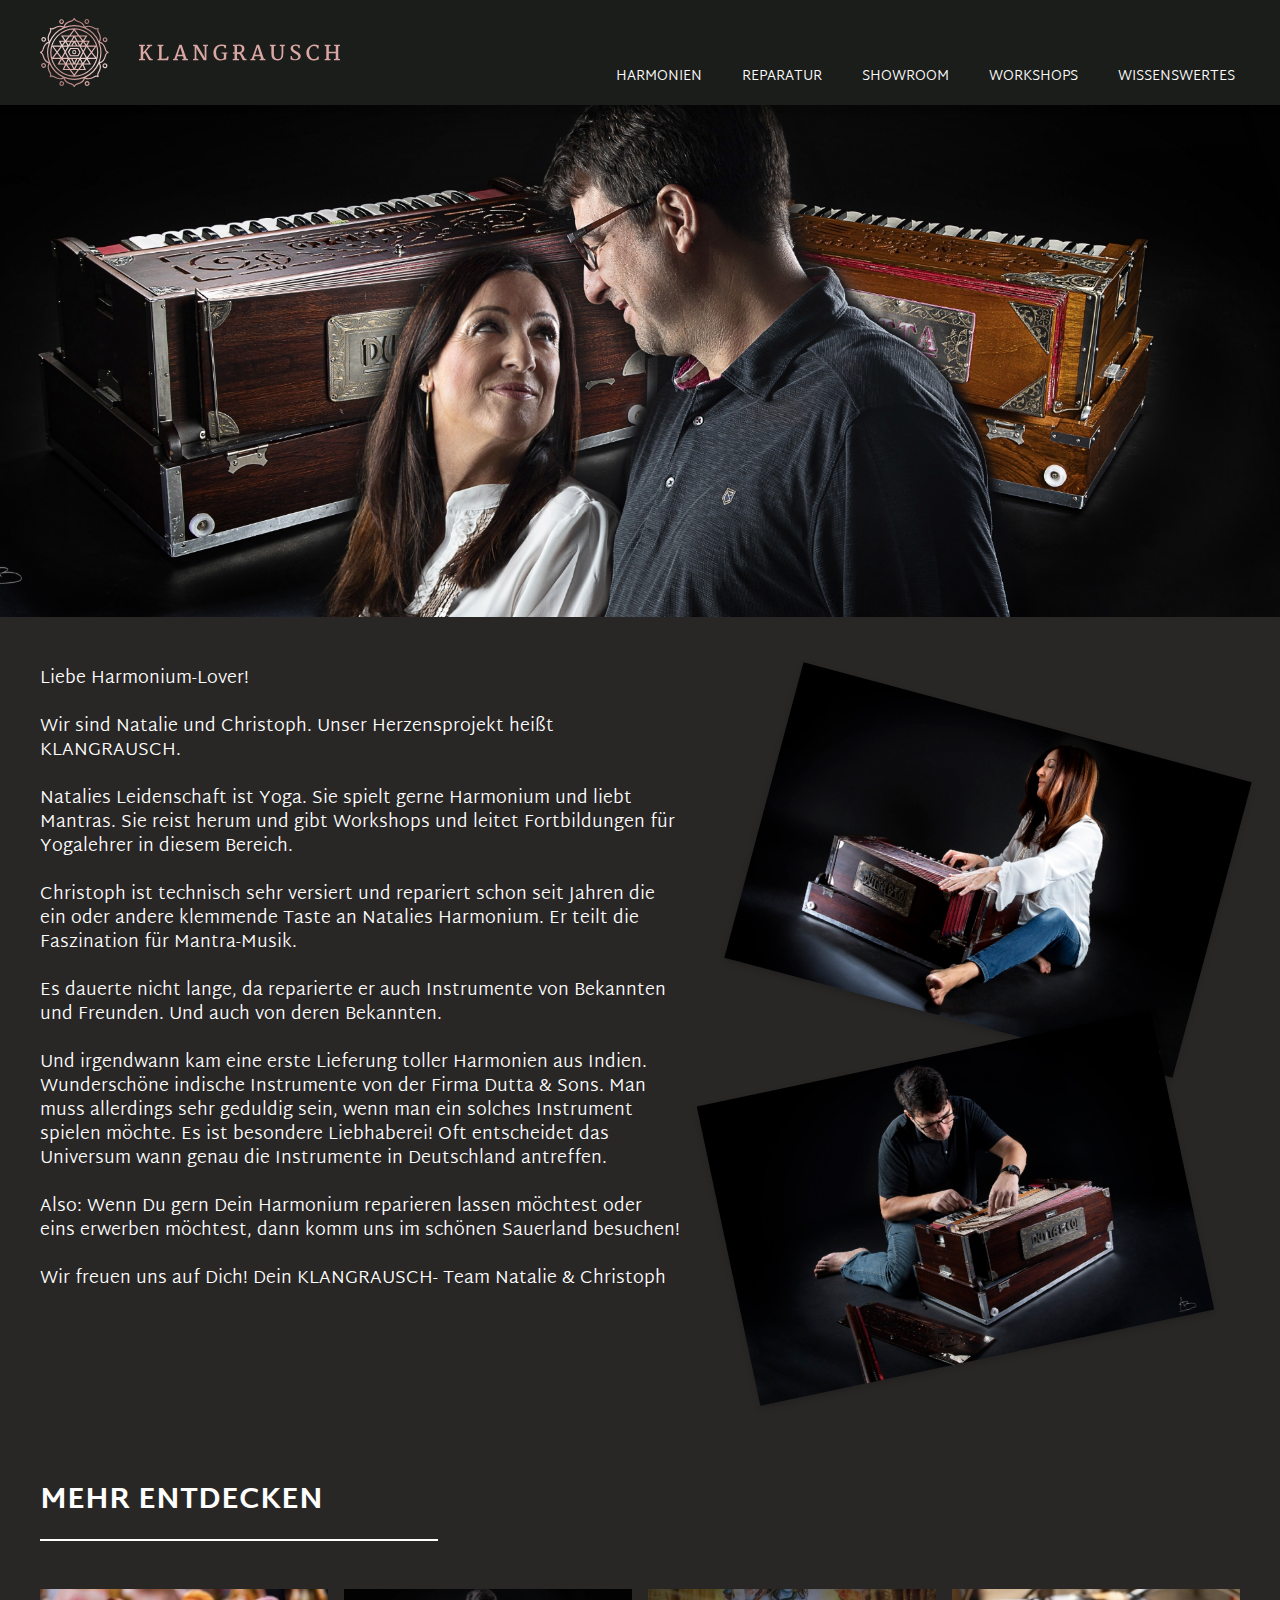
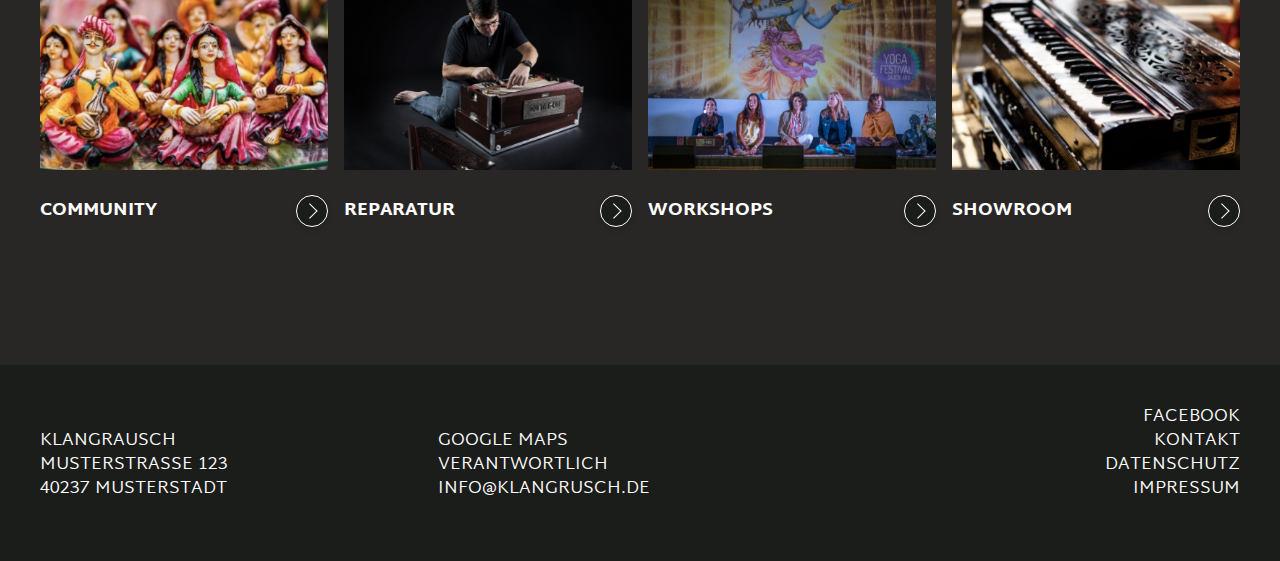
<file: index.html>
<!DOCTYPE html>
<html lang="en">

<head>
  <meta charset="UTF-8" />
  <meta http-equiv="X-UA-Compatible" content="IE=edge" />
  <meta name="viewport" content="width=device-width, initial-scale=1.0" />
  <link rel="preconnect" href="https://fonts.googleapis.com">
  <link rel="preconnect" href="https://fonts.gstatic.com" crossorigin>
  <link href="https://fonts.googleapis.com/css2?family=Martel+Sans:wght@200;300;400;600;700;800;900&display=swap"
    rel="stylesheet">
  <link rel="stylesheet" href="css/main.css" />
  <title>Startseite</title>
</head>

<body>
  <!-- header start
    =========================================== -->
  <header class="header" id="header">
    <div class="auto__container">
      <div class="header__inner">
        <a href="index.html" class="header__inner-logo">
          <img src="./images/logo.svg" alt="" />
        </a>
        <nav class="nav" id="menu">
          <ul class="nav__inner">
            <li>
              <a href="harmony.html">
                Harmonien
              </a>
            </li>
            <li>
              <a href="repair.html">
                Reparatur
              </a>
            </li>
            <li>
              <a href="showroom.html">
                Showroom
              </a>
            </li>
            <li>
              <a href="workshops.html">
                Workshops
              </a>
            </li>
            <li>
              <a href="#">
                Wissenswertes
              </a>
            </li>
          </ul>
        </nav>
        <div class="burger" id="menuBtn">
          <span></span>
        </div>
      </div>
    </div>
  </header>
  <!-- header end
    =========================================== -->
  <main class="main">
    <!-- hero start
    =========================================== -->
    <section class="hero">
      <div class="hero__bg">
        <img src="./images/hero.jpg" alt="">
      </div>
      <div class="auto__container">
        <div class="hero__inner">
          <div class="circle" style="display: none">
            <h3>
              Neues Bild <br>
              Ohne Personen
            </h3>
          </div>
        </div>
      </div>
    </section>
    <!-- hero end
    =========================================== -->
    <!-- article start
    =========================================== -->
    <section class="article">
      <div class="auto__container">
        <div class="article__inner">
          <div class="article__inner-content">
            <p>
              Liebe Harmonium-Lover!
              <br> <br>
              Wir sind Natalie und Christoph.
              Unser Herzensprojekt heißt KLANGRAUSCH.
              <br> <br>
              Natalies Leidenschaft ist Yoga. Sie spielt gerne Harmonium und liebt Mantras. Sie reist herum und gibt
              Workshops und leitet Fortbildungen für Yogalehrer in diesem Bereich.
              <br> <br>
              Christoph ist technisch sehr versiert und repariert schon seit Jahren die ein oder andere klemmende Taste
              an Natalies Harmonium. Er teilt die Faszination für Mantra-Musik.
              <br> <br>
              Es dauerte nicht lange, da reparierte er auch Instrumente von Bekannten und Freunden. Und auch von deren
              Bekannten.
              <br> <br>
              Und irgendwann kam eine erste Lieferung toller Harmonien aus Indien. Wunderschöne indische Instrumente von
              der Firma Dutta & Sons. Man muss allerdings sehr geduldig sein, wenn man ein solches Instrument spielen
              möchte. Es ist besondere Liebhaberei! Oft entscheidet das Universum wann genau die Instrumente in
              Deutschland antreffen.
              <br> <br>
              Also: Wenn Du gern Dein Harmonium reparieren lassen möchtest oder eins erwerben möchtest, dann komm uns im
              schönen Sauerland besuchen!
              <br> <br>
              Wir freuen uns auf Dich!
              Dein KLANGRAUSCH- Team
              Natalie & Christoph
            </p>
          </div>
          <div class="article__inner-col">
            <div class="article__inner-image">
              <img src="./images/article/1.jpg" alt="">
            </div>
            <div class="article__inner-image">
              <img src="./images/article/2.jpg" alt="">
            </div>
          </div>
        </div>
      </div>
    </section>
    <!-- article end
    =========================================== -->
    <!-- discover start
    =========================================== -->
    <section class="discover">
      <div class="auto__container">
        <div class="discover__inner">
          <h2 class="title big">
            MEHR ENTDECKEN
          </h2>
          <div class="discover__inner-row">
            <a href="#" class="discoverItem">
              <div class="discoverItem__image">
                <img src="./images/discover/1.jpg" alt="">
              </div>
              <div class="discoverItem__bottom">
                <h6>
                  COMMUNITY
                </h6>
                <span>
                </span>
              </div>
            </a>
            <a href="#" class="discoverItem">
              <div class="discoverItem__image">
                <img src="./images/discover/2.jpg" alt="">
              </div>
              <div class="discoverItem__bottom">
                <h6>
                  Reparatur
                </h6>
                <span>
                </span>
              </div>
            </a>
            <a href="#" class="discoverItem">
              <div class="discoverItem__image">
                <img src="./images/discover/3.jpg" alt="">
              </div>
              <div class="discoverItem__bottom">
                <h6>
                  Workshops
                </h6>
                <span>
                </span>
              </div>
            </a>
            <a href="#" class="discoverItem">
              <div class="discoverItem__image">
                <img src="./images/discover/4.jpg" alt="">
              </div>
              <div class="discoverItem__bottom">
                <h6>
                  Showroom
                </h6>
                <span>
                </span>
              </div>
            </a>
          </div>
        </div>
      </div>
    </section>
    <!-- discover end
    =========================================== -->
    <!-- footer start
    =========================================== -->
    <footer class="footer">
      <div class="auto__container">
        <div class="footer__inner">
          <div class="footer__inner-row">
            <p class="sm">
              Klangrausch <br>
              Musterstraße 123 <br>
              40237 Musterstadt
            </p>
            <div class="footer__inner-col">
              <a href="#">
                Google maps
              </a>
              <a href="#">
                Verantwortlich
              </a>
              <a href="mailto:info@klangrusch.de">
                info@klangrusch.de
              </a>
            </div>
          </div>
          <div class="footer__inner-links">
            <a href="#">
              Facebook
            </a>
            <a href="#">
              Kontakt
            </a>
            <a href="#">
              Datenschutz
            </a>
            <a href="#">
              Impressum
            </a>
          </div>
        </div>
      </div>
    </footer>
    <!-- footer end
    =========================================== -->
  </main>
  <!-- js
    =========================================== -->
  <script src="./js/main.js"></script>

</body>

</html>
</file>
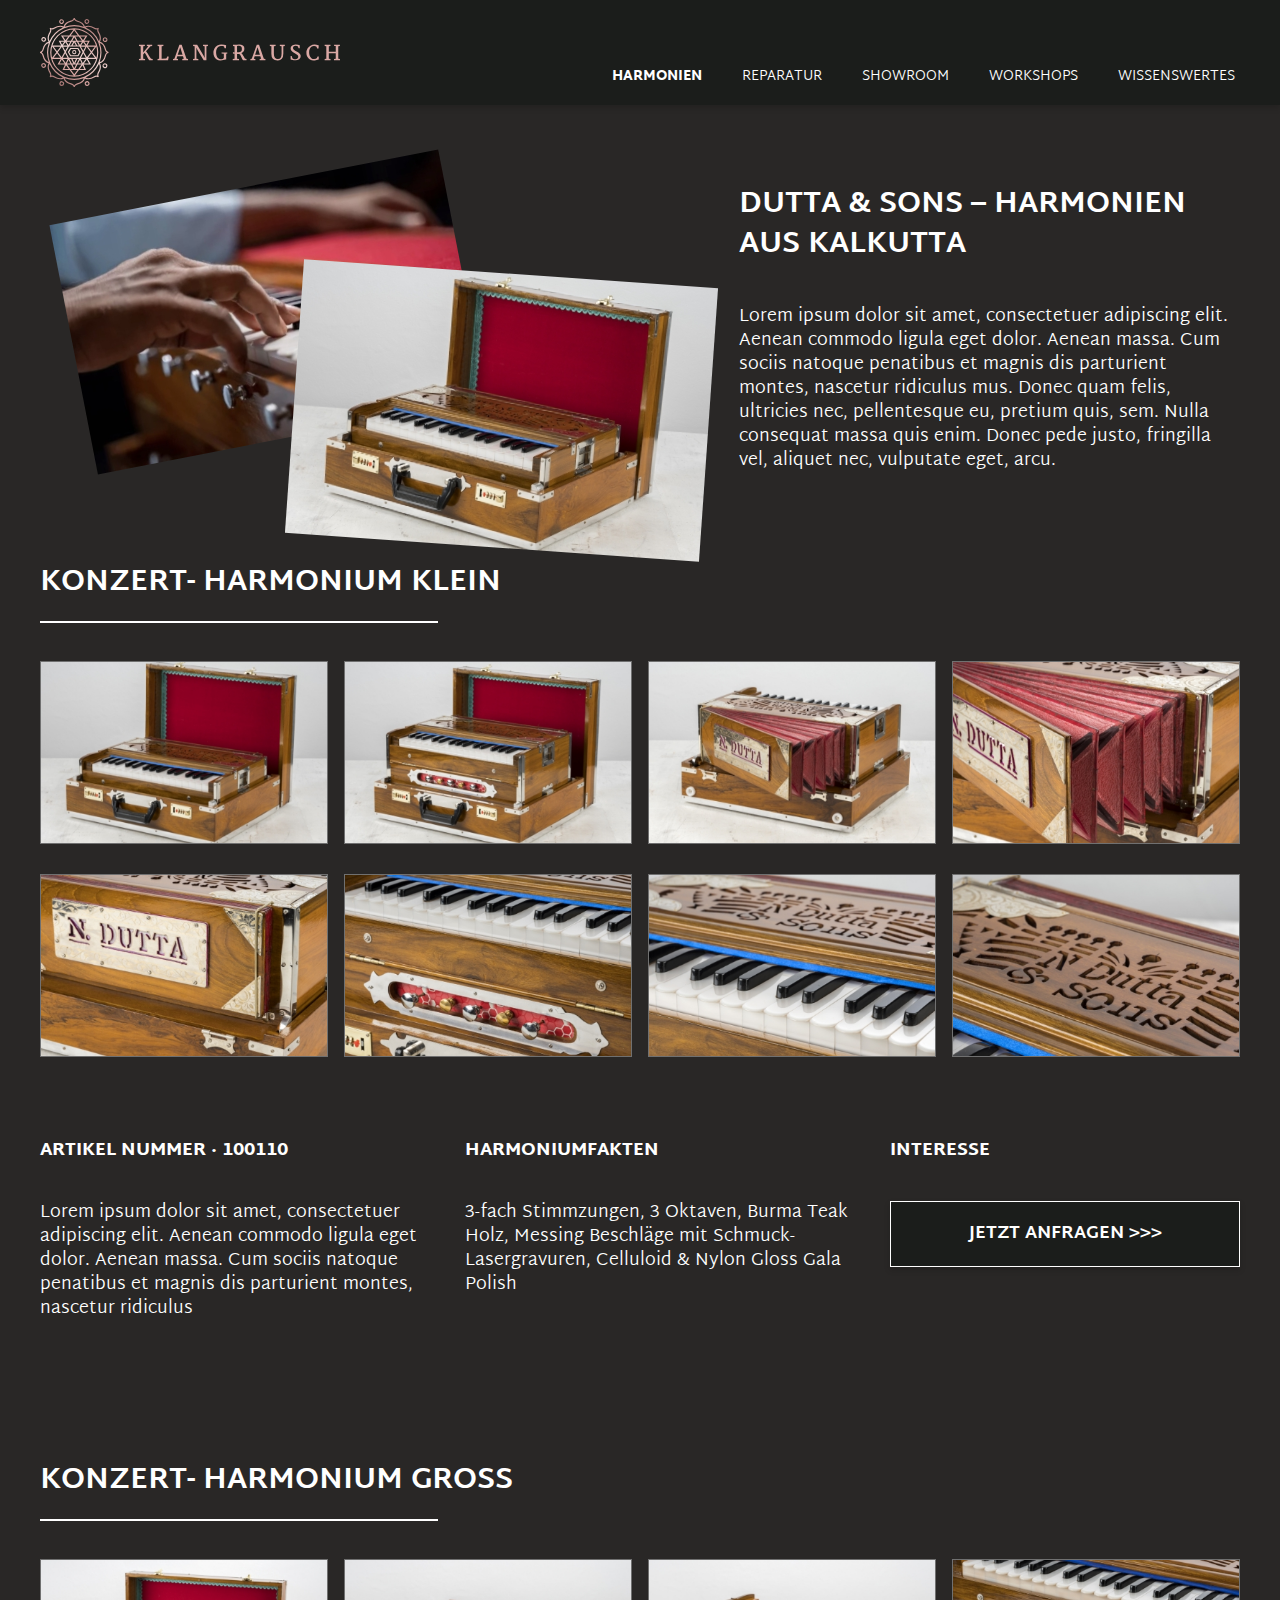
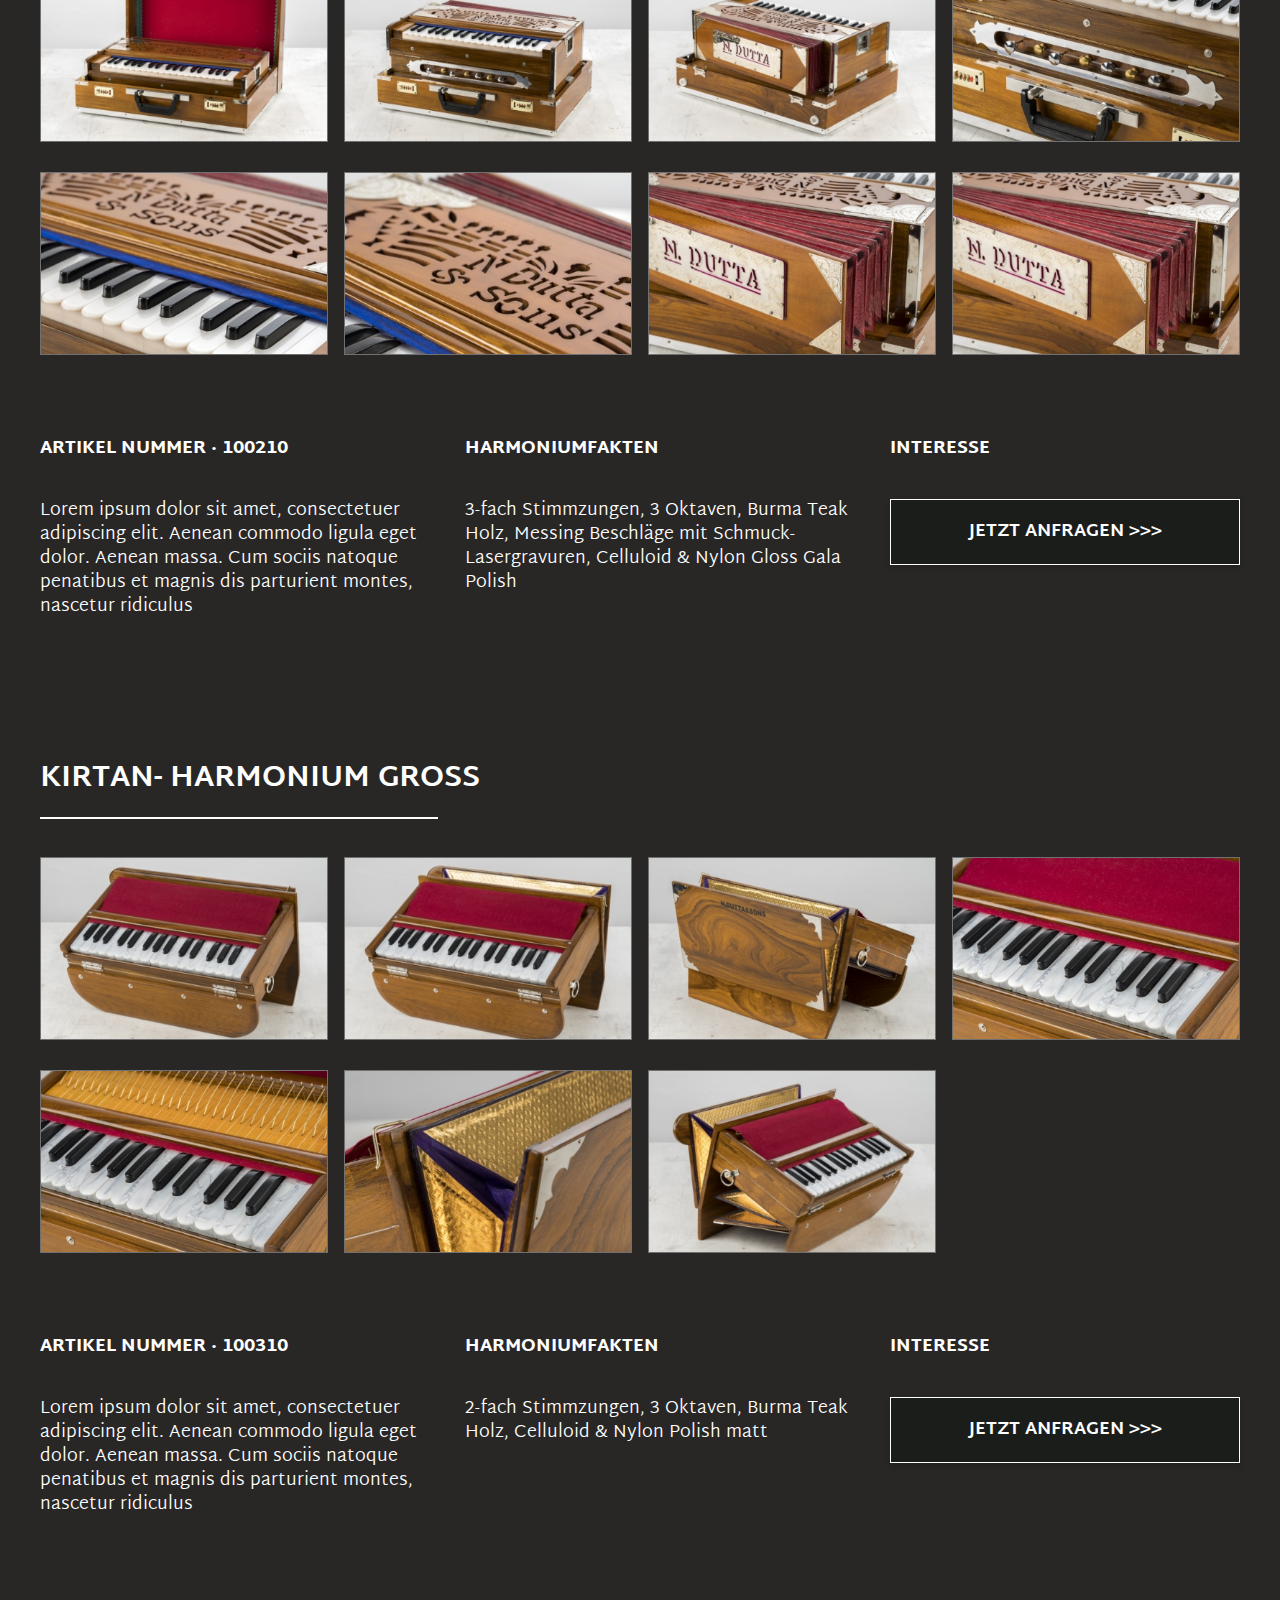
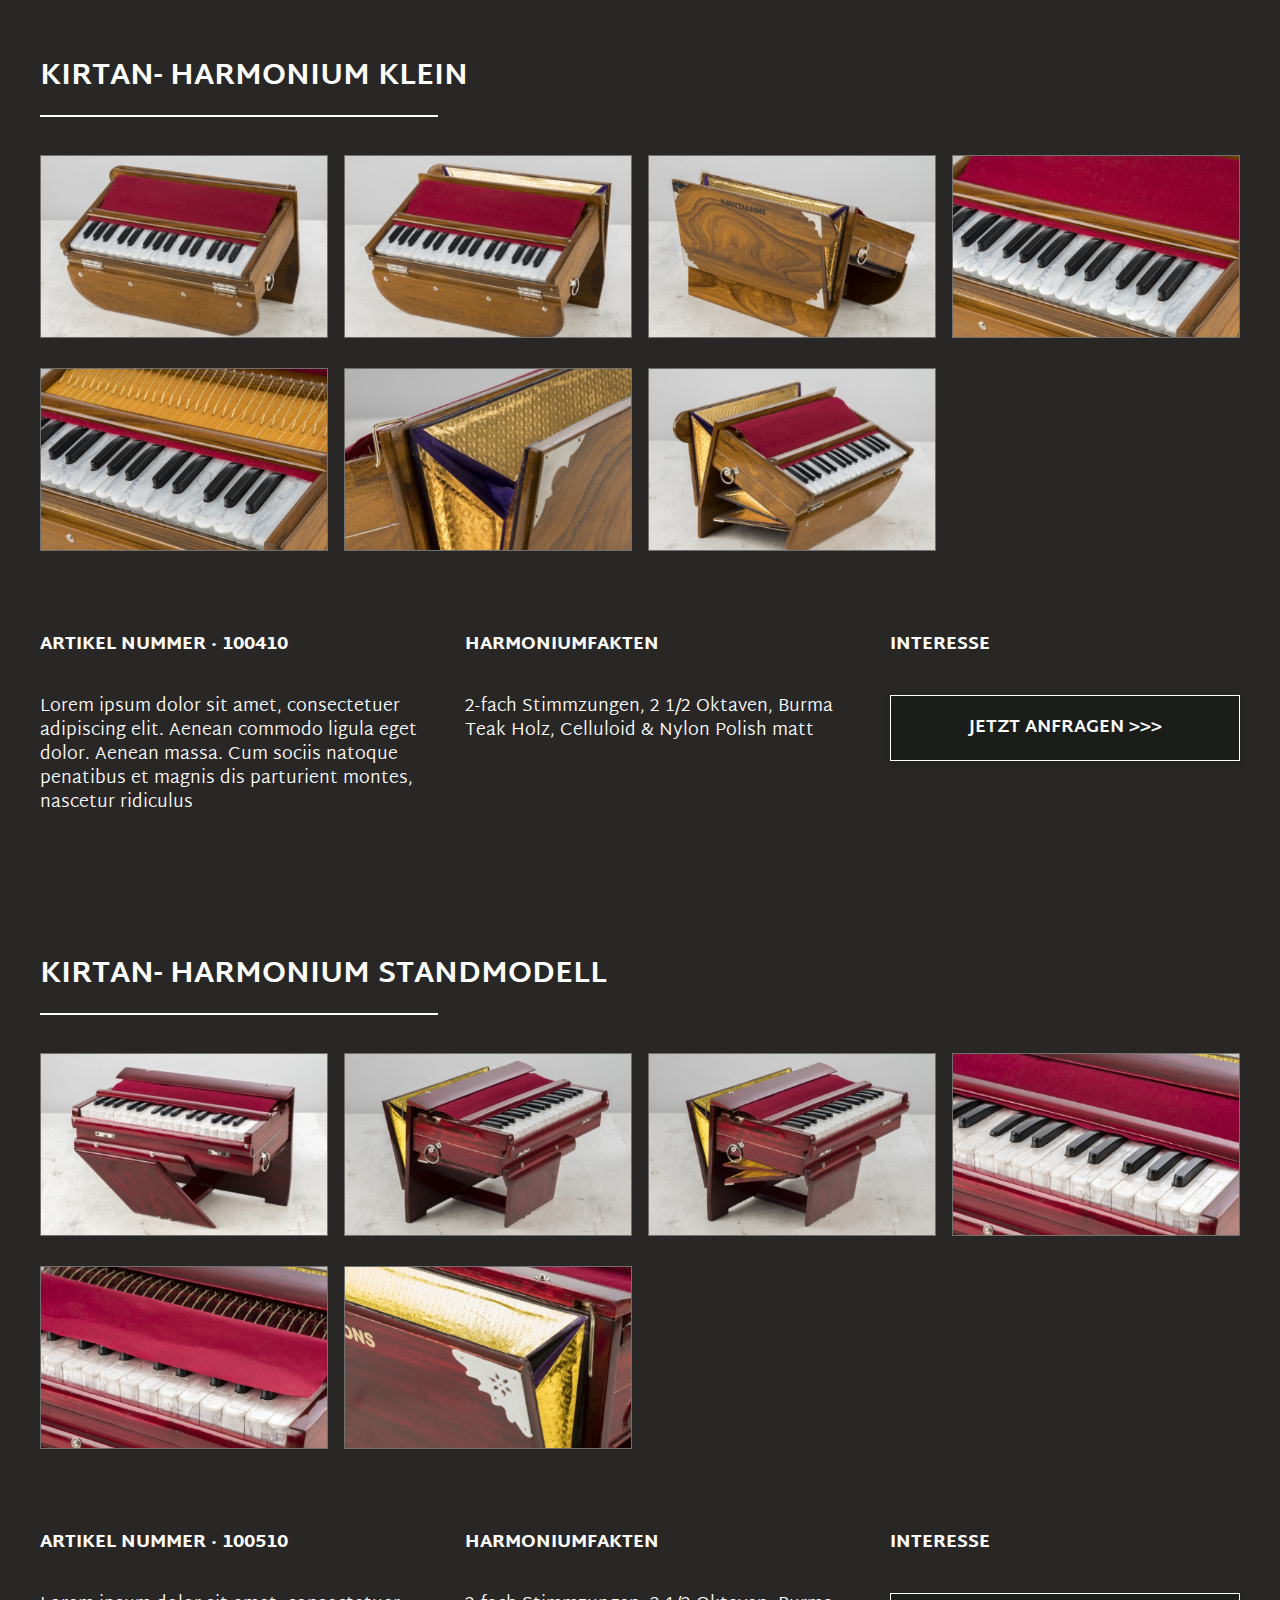
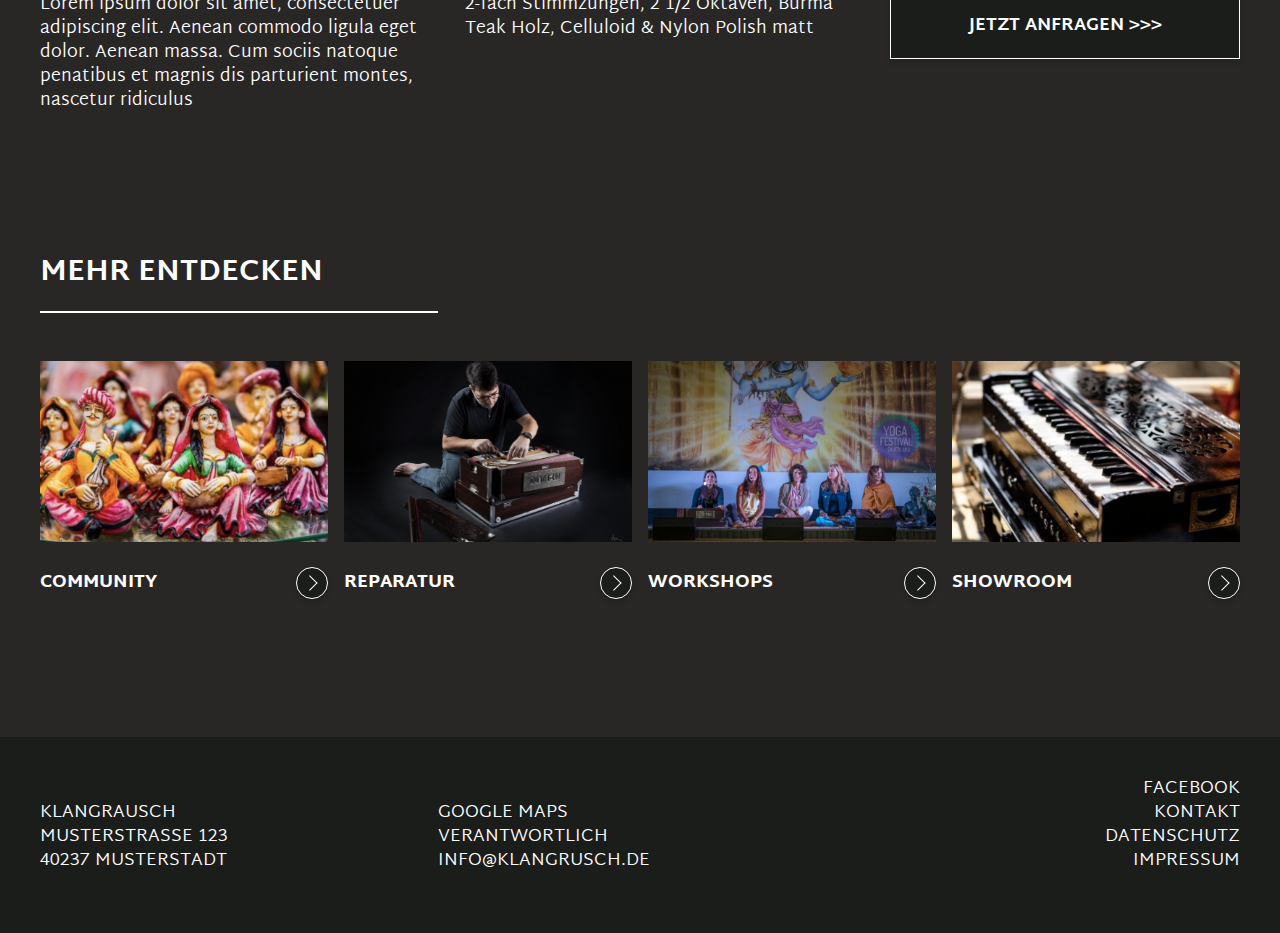
<file: harmony.html>
<!DOCTYPE html>
<html lang="en">

<head>
    <meta charset="UTF-8" />
    <meta http-equiv="X-UA-Compatible" content="IE=edge" />
    <meta name="viewport" content="width=device-width, initial-scale=1.0" />
    <link rel="preconnect" href="https://fonts.googleapis.com">
    <link rel="preconnect" href="https://fonts.gstatic.com" crossorigin>
    <link href="https://fonts.googleapis.com/css2?family=Martel+Sans:wght@200;300;400;600;700;800;900&display=swap"
        rel="stylesheet">
    <link rel="stylesheet" href="css/main.css" />
    <title>Harmonien</title>
</head>

<body>
    <!-- header start
    =========================================== -->
    <header class="header" id="header">
        <div class="auto__container">
            <div class="header__inner">
                <a href="index.html" class="header__inner-logo">
                    <img src="./images/logo.svg" alt="" />
                </a>
                <nav class="nav" id="menu">
                    <ul class="nav__inner">
                        <li>
                            <a href="#" class="active">
                                Harmonien
                            </a>
                        </li>
                        <li>
                            <a href="repair.html">
                                Reparatur
                            </a>
                        </li>
                        <li>
                            <a href="showroom.html">
                                Showroom
                            </a>
                        </li>
                        <li>
                            <a href="workshops.html">
                                Workshops
                            </a>
                        </li>
                        <li>
                            <a href="#">
                                Wissenswertes
                            </a>
                        </li>
                    </ul>
                </nav>
                <div class="burger" id="menuBtn">
                    <span></span>
                </div>
            </div>
        </div>
    </header>
    <!-- header end
    =========================================== -->
    <main class="main">
        <!-- intro start
    =========================================== -->
        <section class="intro">
            <div class="auto__container">
                <div class="intro__inner">
                    <div class="intro__inner-col">
                        <div class="intro__inner-image-wrapper">
                            <div class="intro__inner-image">
                                <img src="./images/intro/harmony/1.jpg" alt="">
                            </div>
                        </div>
                        <div class="intro__inner-image-wrapper sm last">
                            <div class="intro__inner-image sm">
                                <img src="./images/intro/harmony/2.jpg" alt="">
                            </div>
                        </div>
                    </div>
                    <div class="intro__inner-content">
                        <h1>
                            Dutta & Sons – Harmonien <br> aus Kalkutta
                        </h1>
                        <p>
                            Lorem ipsum dolor sit amet, consectetuer adipiscing elit. Aenean commodo ligula eget dolor.
                            Aenean massa. Cum sociis natoque penatibus et magnis dis parturient montes, nascetur
                            ridiculus mus. Donec quam felis, ultricies nec, pellentesque eu, pretium quis, sem. Nulla
                            consequat massa quis enim. Donec pede justo, fringilla vel, aliquet nec, vulputate eget,
                            arcu.
                        </p>
                    </div>
                </div>
            </div>
        </section>
        <!-- intro end
    =========================================== -->
        <!-- info start
    =========================================== -->
        <section class="info">
            <div class="auto__container">
                <div class="info__inner">
                    <h2 class="title">
                        Konzert- Harmonium klein
                    </h2>
                    <div class="info__inner-row">
                        <a href="#" class="infoItem">
                            <div class="infoItem__image">
                                <img src="./images/info/Konzert-Harmonium-klein/1.jpg" alt="">
                            </div>
                        </a>
                        <a href="#" class="infoItem">
                            <div class="infoItem__image">
                                <img src="./images/info/Konzert-Harmonium-klein/2.jpg" alt="">
                            </div>
                        </a>
                        <a href="#" class="infoItem">
                            <div class="infoItem__image">
                                <img src="./images/info/Konzert-Harmonium-klein/3.jpg" alt="">
                            </div>
                        </a>
                        <a href="#" class="infoItem">
                            <div class="infoItem__image">
                                <img src="./images/info/Konzert-Harmonium-klein/4.jpg" alt="">
                            </div>
                        </a>
                        <a href="#" class="infoItem">
                            <div class="infoItem__image">
                                <img src="./images/info/Konzert-Harmonium-klein/5.jpg" alt="">
                            </div>
                        </a>
                        <a href="#" class="infoItem">
                            <div class="infoItem__image">
                                <img src="./images/info/Konzert-Harmonium-klein/6.jpg" alt="">
                            </div>
                        </a>
                        <a href="#" class="infoItem">
                            <div class="infoItem__image">
                                <img src="./images/info/Konzert-Harmonium-klein/7.jpg" alt="">
                            </div>
                        </a>
                        <a href="#" class="infoItem">
                            <div class="infoItem__image">
                                <img src="./images/info/Konzert-Harmonium-klein/8.jpg" alt="">
                            </div>
                        </a>
                    </div>
                    <div class="info__inner-content">
                        <div class="info__inner-col">
                            <h6>
                                Artikel Nummer · 100110
                            </h6>
                            <p>
                                Lorem ipsum dolor sit amet, consectetuer adipiscing elit. Aenean commodo ligula eget
                                dolor. Aenean massa. Cum sociis natoque penatibus et magnis dis parturient montes,
                                nascetur ridiculus
                            </p>
                        </div>
                        <div class="info__inner-col">
                            <h6>
                                HARMONIUMFAKTEN
                            </h6>
                            <p>
                                3-fach Stimmzungen, 3 Oktaven, Burma Teak Holz, Messing Beschläge mit
                                Schmuck-Lasergravuren, Celluloid & Nylon Gloss Gala Polish
                            </p>
                        </div>
                        <div class="info__inner-col">
                            <h6>
                                Interesse
                            </h6>
                            <a href="#" class="button">
                                Jetzt Anfragen >>>
                            </a>
                        </div>
                    </div>
                </div>
            </div>
        </section>
        <!-- info end
    =========================================== -->
        <!-- info start
    =========================================== -->
        <section class="info">
            <div class="auto__container">
                <div class="info__inner">
                    <h2 class="title">
                        Konzert- Harmonium gross
                    </h2>
                    <div class="info__inner-row">
                        <a href="#" class="infoItem">
                            <div class="infoItem__image">
                                <img src="./images/info/Konzert-Harmonium-gross/1.jpg" alt="">
                            </div>
                        </a>
                        <a href="#" class="infoItem">
                            <div class="infoItem__image">
                                <img src="./images/info/Konzert-Harmonium-gross/2.jpg" alt="">
                            </div>
                        </a>
                        <a href="#" class="infoItem">
                            <div class="infoItem__image">
                                <img src="./images/info/Konzert-Harmonium-gross/3.jpg" alt="">
                            </div>
                        </a>
                        <a href="#" class="infoItem">
                            <div class="infoItem__image">
                                <img src="./images/info/Konzert-Harmonium-gross/4.jpg" alt="">
                            </div>
                        </a>
                        <a href="#" class="infoItem">
                            <div class="infoItem__image">
                                <img src="./images/info/Konzert-Harmonium-gross/5.jpg" alt="">
                            </div>
                        </a>
                        <a href="#" class="infoItem">
                            <div class="infoItem__image">
                                <img src="./images/info/Konzert-Harmonium-gross/6.jpg" alt="">
                            </div>
                        </a>
                        <a href="#" class="infoItem">
                            <div class="infoItem__image">
                                <img src="./images/info/Konzert-Harmonium-gross/7.jpg" alt="">
                            </div>
                        </a>
                        <a href="#" class="infoItem">
                            <div class="infoItem__image">
                                <img src="./images/info/Konzert-Harmonium-gross/7.jpg" alt="">
                            </div>
                        </a>
                    </div>
                    <div class="info__inner-content">
                        <div class="info__inner-col">
                            <h6>
                                Artikel Nummer · 100210
                            </h6>
                            <p>
                                Lorem ipsum dolor sit amet, consectetuer adipiscing elit. Aenean commodo ligula eget
                                dolor. Aenean massa. Cum sociis natoque penatibus et magnis dis parturient montes,
                                nascetur ridiculus
                            </p>
                        </div>
                        <div class="info__inner-col">
                            <h6>
                                HARMONIUMFAKTEN
                            </h6>
                            <p>
                                3-fach Stimmzungen, 3 Oktaven, Burma Teak Holz, Messing Beschläge mit
                                Schmuck-Lasergravuren, Celluloid & Nylon Gloss Gala Polish
                            </p>
                        </div>
                        <div class="info__inner-col">
                            <h6>
                                Interesse
                            </h6>
                            <a href="#" class="button">
                                Jetzt Anfragen >>>
                            </a>
                        </div>
                    </div>
                </div>
            </div>
        </section>
        <!-- info end
=========================================== -->
        <!-- info start
    =========================================== -->
        <section class="info">
            <div class="auto__container">
                <div class="info__inner">
                    <h2 class="title">
                        Kirtan- Harmonium gross
                    </h2>
                    <div class="info__inner-row">
                        <a href="#" class="infoItem">
                            <div class="infoItem__image">
                                <img src="./images/info/Kirtan-Harmonium-gross/1.jpg" alt="">
                            </div>
                        </a>
                        <a href="#" class="infoItem">
                            <div class="infoItem__image">
                                <img src="./images/info/Kirtan-Harmonium-gross/2.jpg" alt="">
                            </div>
                        </a>
                        <a href="#" class="infoItem">
                            <div class="infoItem__image">
                                <img src="./images/info/Kirtan-Harmonium-gross/3.jpg" alt="">
                            </div>
                        </a>
                        <a href="#" class="infoItem">
                            <div class="infoItem__image">
                                <img src="./images/info/Kirtan-Harmonium-gross/4.jpg" alt="">
                            </div>
                        </a>
                        <a href="#" class="infoItem">
                            <div class="infoItem__image">
                                <img src="./images/info/Kirtan-Harmonium-gross/5.jpg" alt="">
                            </div>
                        </a>
                        <a href="#" class="infoItem">
                            <div class="infoItem__image">
                                <img src="./images/info/Kirtan-Harmonium-gross/6.jpg" alt="">
                            </div>
                        </a>
                        <a href="#" class="infoItem">
                            <div class="infoItem__image">
                                <img src="./images/info/Kirtan-Harmonium-gross/7.jpg" alt="">
                            </div>
                        </a>
                    </div>
                    <div class="info__inner-content">
                        <div class="info__inner-col">
                            <h6>
                                Artikel Nummer · 100310
                            </h6>
                            <p>
                                Lorem ipsum dolor sit amet, consectetuer adipiscing elit. Aenean commodo ligula eget
                                dolor. Aenean massa. Cum sociis natoque penatibus et magnis dis parturient montes,
                                nascetur ridiculus
                            </p>
                        </div>
                        <div class="info__inner-col">
                            <h6>
                                HARMONIUMFAKTEN
                            </h6>
                            <p>
                                2-fach Stimmzungen, 3 Oktaven, Burma Teak Holz, Celluloid & Nylon Polish matt
                            </p>
                        </div>
                        <div class="info__inner-col">
                            <h6>
                                Interesse
                            </h6>
                            <a href="#" class="button">
                                Jetzt Anfragen >>>
                            </a>
                        </div>
                    </div>
                </div>
            </div>
        </section>
        <!-- info end
=========================================== -->
        <!-- info start
    =========================================== -->
        <section class="info">
            <div class="auto__container">
                <div class="info__inner">
                    <h2 class="title">
                        Kirtan- Harmonium klein
                    </h2>
                    <div class="info__inner-row">
                        <a href="#" class="infoItem">
                            <div class="infoItem__image">
                                <img src="./images/info/Kirtan-Harmonium-gross/1.jpg" alt="">
                            </div>
                        </a>
                        <a href="#" class="infoItem">
                            <div class="infoItem__image">
                                <img src="./images/info/Kirtan-Harmonium-gross/2.jpg" alt="">
                            </div>
                        </a>
                        <a href="#" class="infoItem">
                            <div class="infoItem__image">
                                <img src="./images/info/Kirtan-Harmonium-gross/3.jpg" alt="">
                            </div>
                        </a>
                        <a href="#" class="infoItem">
                            <div class="infoItem__image">
                                <img src="./images/info/Kirtan-Harmonium-gross/4.jpg" alt="">
                            </div>
                        </a>
                        <a href="#" class="infoItem">
                            <div class="infoItem__image">
                                <img src="./images/info/Kirtan-Harmonium-gross/5.jpg" alt="">
                            </div>
                        </a>
                        <a href="#" class="infoItem">
                            <div class="infoItem__image">
                                <img src="./images/info/Kirtan-Harmonium-gross/6.jpg" alt="">
                            </div>
                        </a>
                        <a href="#" class="infoItem">
                            <div class="infoItem__image">
                                <img src="./images/info/Kirtan-Harmonium-gross/7.jpg" alt="">
                            </div>
                        </a>
                    </div>
                    <div class="info__inner-content">
                        <div class="info__inner-col">
                            <h6>
                                Artikel Nummer · 100410
                            </h6>
                            <p>
                                Lorem ipsum dolor sit amet, consectetuer adipiscing elit. Aenean commodo ligula eget
                                dolor. Aenean massa. Cum sociis natoque penatibus et magnis dis parturient montes,
                                nascetur ridiculus
                            </p>
                        </div>
                        <div class="info__inner-col">
                            <h6>
                                HARMONIUMFAKTEN
                            </h6>
                            <p>
                                2-fach Stimmzungen, 2 1/2 Oktaven, Burma Teak Holz, Celluloid & Nylon Polish matt
                            </p>
                        </div>
                        <div class="info__inner-col">
                            <h6>
                                Interesse
                            </h6>
                            <a href="#" class="button">
                                Jetzt Anfragen >>>
                            </a>
                        </div>
                    </div>
                </div>
            </div>
        </section>
        <!-- info end
=========================================== -->
        <!-- info start
    =========================================== -->
        <section class="info">
            <div class="auto__container">
                <div class="info__inner">
                    <h2 class="title">
                        Kirtan- Harmonium Standmodell
                    </h2>
                    <div class="info__inner-row">
                        <a href="#" class="infoItem">
                            <div class="infoItem__image">
                                <img src="./images/info/Kirtan-Harmonium-Standmodell/1.jpg" alt="">
                            </div>
                        </a>
                        <a href="#" class="infoItem">
                            <div class="infoItem__image">
                                <img src="./images/info/Kirtan-Harmonium-Standmodell/2.jpg" alt="">
                            </div>
                        </a>
                        <a href="#" class="infoItem">
                            <div class="infoItem__image">
                                <img src="./images/info/Kirtan-Harmonium-Standmodell/3.jpg" alt="">
                            </div>
                        </a>
                        <a href="#" class="infoItem">
                            <div class="infoItem__image">
                                <img src="./images/info/Kirtan-Harmonium-Standmodell/4.jpg" alt="">
                            </div>
                        </a>
                        <a href="#" class="infoItem">
                            <div class="infoItem__image">
                                <img src="./images/info/Kirtan-Harmonium-Standmodell/5.jpg" alt="">
                            </div>
                        </a>
                        <a href="#" class="infoItem">
                            <div class="infoItem__image">
                                <img src="./images/info/Kirtan-Harmonium-Standmodell/6.jpg" alt="">
                            </div>
                        </a>
                    </div>
                    <div class="info__inner-content">
                        <div class="info__inner-col">
                            <h6>
                                Artikel Nummer · 100510
                            </h6>
                            <p>
                                Lorem ipsum dolor sit amet, consectetuer adipiscing elit. Aenean commodo ligula eget
                                dolor. Aenean massa. Cum sociis natoque penatibus et magnis dis parturient montes,
                                nascetur ridiculus
                            </p>
                        </div>
                        <div class="info__inner-col">
                            <h6>
                                HARMONIUMFAKTEN
                            </h6>
                            <p>
                                2-fach Stimmzungen, 2 1/2 Oktaven, Burma Teak Holz, Celluloid & Nylon Polish matt
                            </p>
                        </div>
                        <div class="info__inner-col">
                            <h6>
                                Interesse
                            </h6>
                            <a href="#" class="button">
                                Jetzt Anfragen >>>
                            </a>
                        </div>
                    </div>
                </div>
            </div>
        </section>
        <!-- info end
=========================================== -->
        <!-- discover start
    =========================================== -->
        <section class="discover">
            <div class="auto__container">
                <div class="discover__inner">
                    <h2 class="title big">
                        MEHR ENTDECKEN
                    </h2>
                    <div class="discover__inner-row">
                        <a href="#" class="discoverItem">
                            <div class="discoverItem__image">
                                <img src="./images/discover/1.jpg" alt="">
                            </div>
                            <div class="discoverItem__bottom">
                                <h6>
                                    COMMUNITY
                                </h6>
                                <span>
                                </span>
                            </div>
                        </a>
                        <a href="#" class="discoverItem">
                            <div class="discoverItem__image">
                                <img src="./images/discover/2.jpg" alt="">
                            </div>
                            <div class="discoverItem__bottom">
                                <h6>
                                    Reparatur
                                </h6>
                                <span>
                                </span>
                            </div>
                        </a>
                        <a href="#" class="discoverItem">
                            <div class="discoverItem__image">
                                <img src="./images/discover/3.jpg" alt="">
                            </div>
                            <div class="discoverItem__bottom">
                                <h6>
                                    Workshops
                                </h6>
                                <span>
                                </span>
                            </div>
                        </a>
                        <a href="#" class="discoverItem">
                            <div class="discoverItem__image">
                                <img src="./images/discover/4.jpg" alt="">
                            </div>
                            <div class="discoverItem__bottom">
                                <h6>
                                    Showroom
                                </h6>
                                <span>
                                </span>
                            </div>
                        </a>
                    </div>
                </div>
            </div>
        </section>
        <!-- discover end
      =========================================== -->
        <!-- footer start
    =========================================== -->
        <footer class="footer">
            <div class="auto__container">
                <div class="footer__inner">
                    <div class="footer__inner-row">
                        <p class="sm">
                            Klangrausch <br>
                            Musterstraße 123 <br>
                            40237 Musterstadt
                        </p>
                        <div class="footer__inner-col">
                            <a href="#">
                                Google maps
                            </a>
                            <a href="#">
                                Verantwortlich
                            </a>
                            <a href="mailto:info@klangrusch.de">
                                info@klangrusch.de
                            </a>
                        </div>
                    </div>
                    <div class="footer__inner-links">
                        <a href="#">
                            Facebook
                        </a>
                        <a href="#">
                            Kontakt
                        </a>
                        <a href="#">
                            Datenschutz
                        </a>
                        <a href="#">
                            Impressum
                        </a>
                    </div>
                </div>
            </div>
        </footer>
        <!-- footer end
    =========================================== -->
    </main>
    <!-- js
    =========================================== -->
    <script src="./js/main.js"></script>

</body>

</html>
</file>
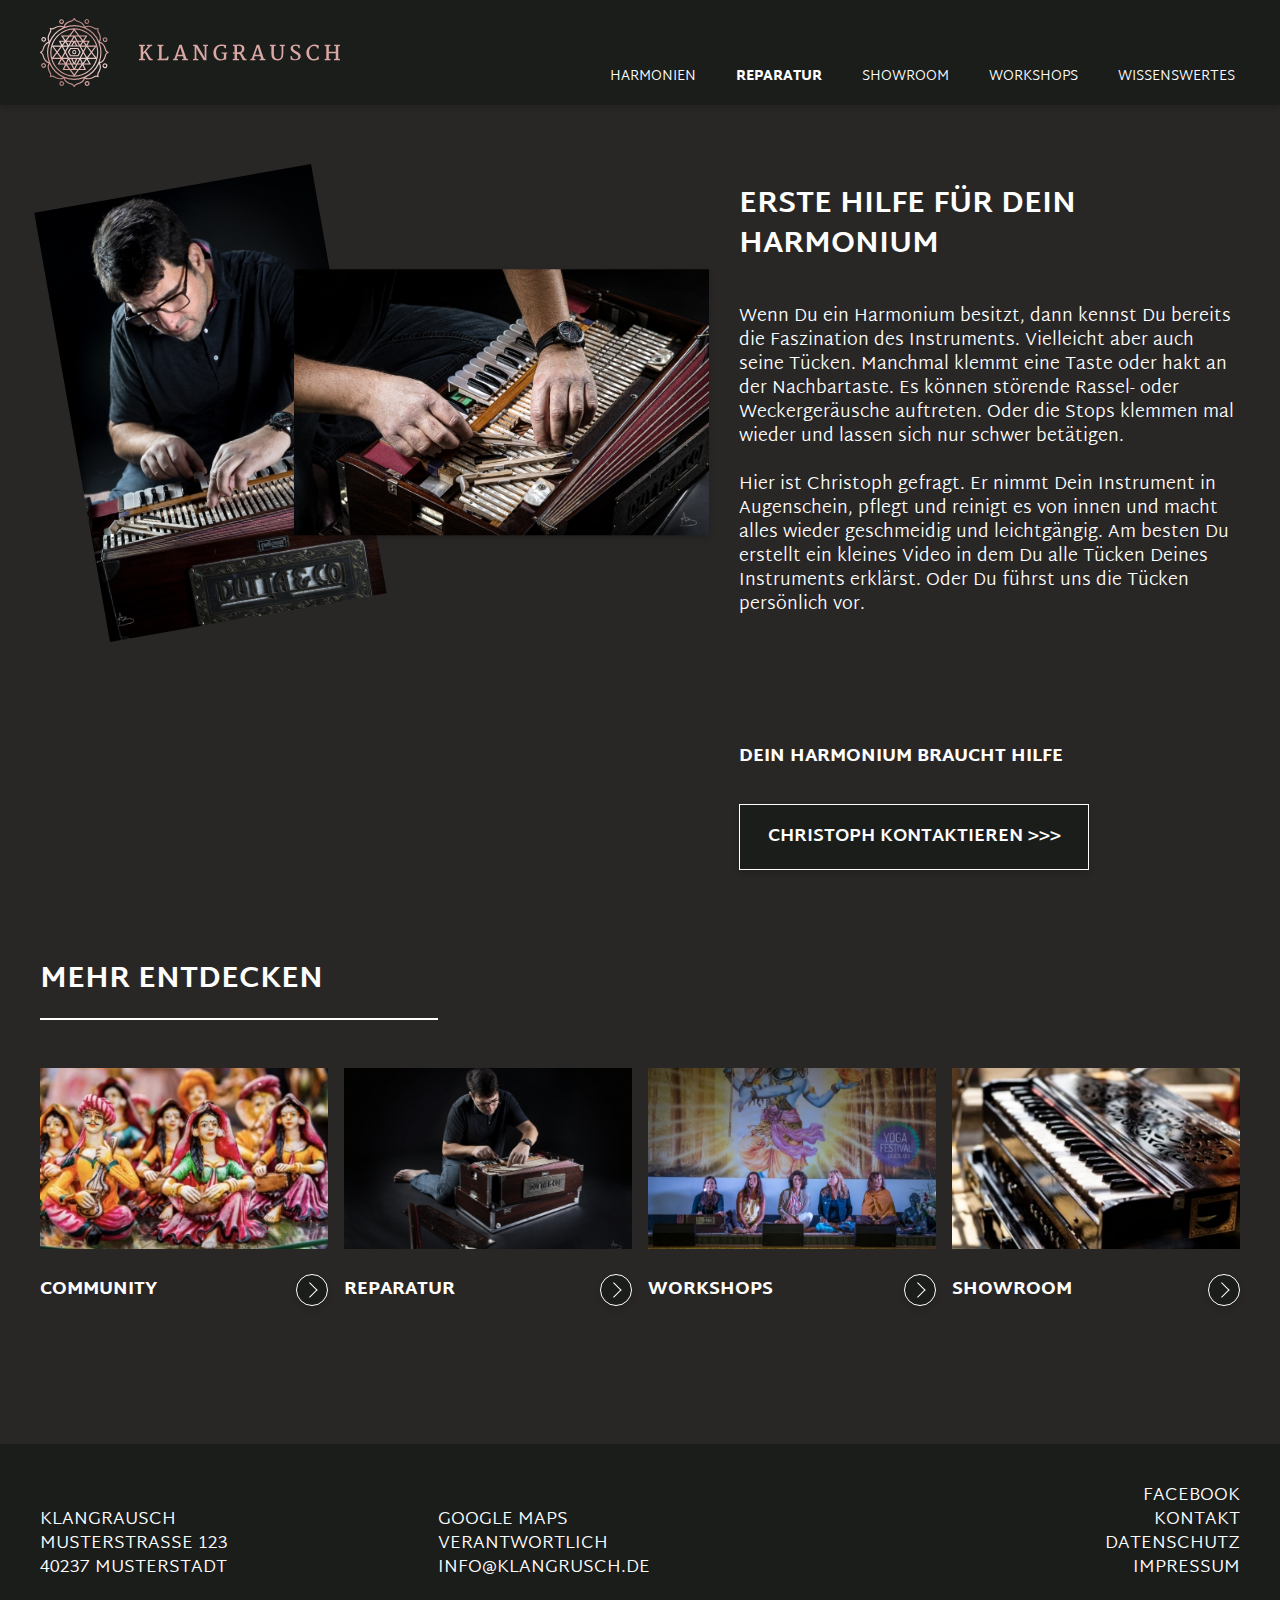
<file: repair.html>
<!DOCTYPE html>
<html lang="en">

<head>
    <meta charset="UTF-8" />
    <meta http-equiv="X-UA-Compatible" content="IE=edge" />
    <meta name="viewport" content="width=device-width, initial-scale=1.0" />
    <link rel="preconnect" href="https://fonts.googleapis.com">
    <link rel="preconnect" href="https://fonts.gstatic.com" crossorigin>
    <link href="https://fonts.googleapis.com/css2?family=Martel+Sans:wght@200;300;400;600;700;800;900&display=swap"
        rel="stylesheet">
    <link rel="stylesheet" href="css/main.css" />
    <title>Reparatur</title>
</head>

<body>
    <!-- header start
    =========================================== -->
    <header class="header" id="header">
        <div class="auto__container">
            <div class="header__inner">
                <a href="index.html" class="header__inner-logo">
                    <img src="./images/logo.svg" alt="" />
                </a>
                <nav class="nav" id="menu">
                    <ul class="nav__inner">
                        <li>
                           <a href="harmony.html">
                                Harmonien
                            </a>
                        </li>
                        <li>
                            <a href="repair.html" class="active">
                                Reparatur
                            </a>
                        </li>
                        <li>
                            <a href="showroom.html">
                                Showroom
                            </a>
                        </li>
                        <li>
                            <a href="workshops.html">
                                Workshops
                            </a>
                        </li>
                        <li>
                            <a href="#">
                                Wissenswertes
                            </a>
                        </li>
                    </ul>
                </nav>
                <div class="burger" id="menuBtn">
                    <span></span>
                </div>
            </div>
        </div>
    </header>
    <!-- header end
    =========================================== -->
    <main class="main">
        <!-- intro start
    =========================================== -->
        <section class="intro">
            <div class="auto__container">
                <div class="intro__inner">
                    <div class="intro__inner-col sm">
                        <div class="intro__inner-image-wrapper hor">
                            <div class="intro__inner-image hor">
                                <img src="./images/intro/repair/1.jpg" alt="">
                            </div>
                        </div>
                        <div class="intro__inner-image-wrapper last big">
                            <div class="intro__inner-image shadow">
                                <img src="./images/intro/repair/2.jpg" alt="">
                            </div>
                        </div>
                    </div>
                    <div class="intro__inner-content">
                        <h1>
                            Erste Hilfe für Dein Harmonium
                        </h1>
                        <p class="large">
                            Wenn Du ein Harmonium besitzt, dann kennst Du bereits die Faszination des Instruments. Vielleicht aber auch seine Tücken. Manchmal klemmt eine Taste oder hakt an der Nachbartaste. Es können störende Rassel- oder Weckergeräusche auftreten. Oder die Stops klemmen mal wieder und lassen sich nur schwer betätigen. 
                            <br> <br>
                            Hier ist Christoph gefragt. Er nimmt Dein Instrument in Augenschein, pflegt und reinigt es von innen und macht alles wieder geschmeidig und leichtgängig. Am besten Du erstellt ein kleines Video in dem Du alle Tücken Deines Instruments erklärst. Oder Du führst uns die Tücken persönlich vor. 
                        </p>
                        <h6>
                            DEIN HARMONIUM BRAUCHT HILFE
                        </h6>
                        <a href="#" class="button">
                            CHRISTOPH KONTAKTIEREN >>>
                        </a>
                    </div>
                </div>
            </div>
        </section>
        <!-- intro end
    =========================================== -->
        <!-- discover start
    =========================================== -->
        <section class="discover">
            <div class="auto__container">
                <div class="discover__inner">
                   <h2 class="title big">
                        MEHR ENTDECKEN
                    </h2>
                    <div class="discover__inner-row">
                        <a href="#" class="discoverItem">
                            <div class="discoverItem__image">
                                <img src="./images/discover/1.jpg" alt="">
                            </div>
                            <div class="discoverItem__bottom">
                                <h6>
                                    COMMUNITY
                                </h6>
                                <span>
                                </span>
                            </div>
                        </a>
                        <a href="#" class="discoverItem">
                            <div class="discoverItem__image">
                                <img src="./images/discover/2.jpg" alt="">
                            </div>
                            <div class="discoverItem__bottom">
                                <h6>
                                    Reparatur
                                </h6>
                                <span>
                                </span>
                            </div>
                        </a>
                        <a href="#" class="discoverItem">
                            <div class="discoverItem__image">
                                <img src="./images/discover/3.jpg" alt="">
                            </div>
                            <div class="discoverItem__bottom">
                                <h6>
                                    Workshops
                                </h6>
                                <span>
                                </span>
                            </div>
                        </a>
                        <a href="#" class="discoverItem">
                            <div class="discoverItem__image">
                                <img src="./images/discover/4.jpg" alt="">
                            </div>
                            <div class="discoverItem__bottom">
                                <h6>
                                    Showroom
                                </h6>
                                <span>
                                </span>
                            </div>
                        </a>
                    </div>
                </div>
            </div>
        </section>
        <!-- discover end
      =========================================== -->
        <!-- footer start
    =========================================== -->
        <footer class="footer">
            <div class="auto__container">
                <div class="footer__inner">
                    <div class="footer__inner-row">
                        <p class="sm">
                            Klangrausch <br>
                            Musterstraße 123 <br>
                            40237 Musterstadt
                        </p>
                        <div class="footer__inner-col">
                            <a href="#">
                                Google maps
                            </a>
                            <a href="#">
                                Verantwortlich
                            </a>
                            <a href="mailto:info@klangrusch.de">
                                info@klangrusch.de
                            </a>
                        </div>
                    </div>
                    <div class="footer__inner-links">
                        <a href="#">
                            Facebook
                        </a>
                        <a href="#">
                            Kontakt
                        </a>
                        <a href="#">
                            Datenschutz
                        </a>
                        <a href="#">
                            Impressum
                        </a>
                    </div>
                </div>
            </div>
        </footer>
        <!-- footer end
    =========================================== -->
    </main>
    <!-- js
    =========================================== -->
    <script src="./js/main.js"></script>

</body>

</html>
</file>
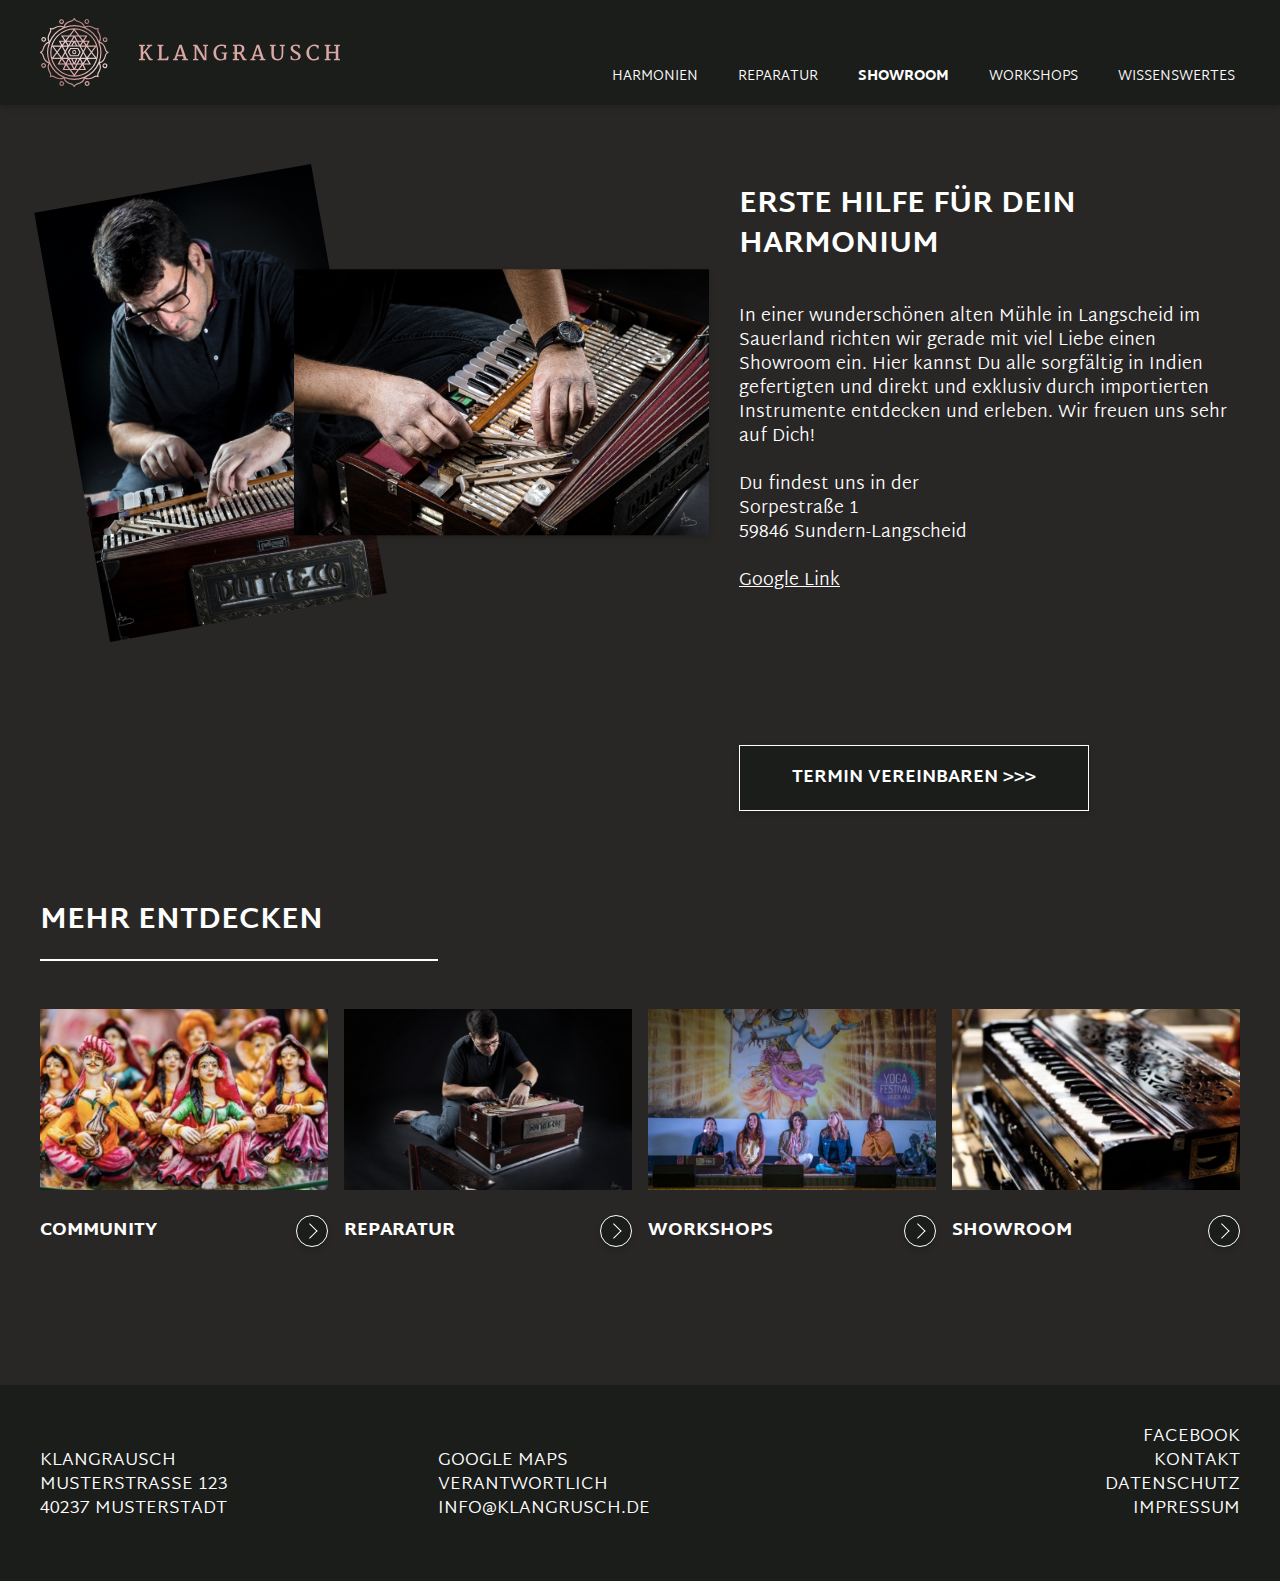
<file: showroom.html>
<!DOCTYPE html>
<html lang="en">

<head>
    <meta charset="UTF-8" />
    <meta http-equiv="X-UA-Compatible" content="IE=edge" />
    <meta name="viewport" content="width=device-width, initial-scale=1.0" />
    <link rel="preconnect" href="https://fonts.googleapis.com">
    <link rel="preconnect" href="https://fonts.gstatic.com" crossorigin>
    <link href="https://fonts.googleapis.com/css2?family=Martel+Sans:wght@200;300;400;600;700;800;900&display=swap"
        rel="stylesheet">
    <link rel="stylesheet" href="css/main.css" />
    <title>Showroom</title>
</head>

<body>
    <!-- header start
    =========================================== -->
    <header class="header" id="header">
        <div class="auto__container">
            <div class="header__inner">
                <a href="index.html" class="header__inner-logo">
                    <img src="./images/logo.svg" alt="" />
                </a>
                <nav class="nav" id="menu">
                    <ul class="nav__inner">
                        <li>
                           <a href="harmony.html">
                                Harmonien
                            </a>
                        </li>
                        <li>
                            <a href="repair.html">
                                Reparatur
                            </a>
                        </li>
                        <li>
                            <a href="#" class="active">
                                Showroom
                            </a>
                        </li>
                        <li>
                             <a href="workshops.html">
                                Workshops
                            </a>
                        </li>
                        <li>
                            <a href="#">
                                Wissenswertes
                            </a>
                        </li>
                    </ul>
                </nav>
                <div class="burger" id="menuBtn">
                    <span></span>
                </div>
            </div>
        </div>
    </header>
    <!-- header end
    =========================================== -->
    <main class="main">
        <!-- intro start
    =========================================== -->
        <section class="intro">
            <div class="auto__container">
                <div class="intro__inner">
                    <div class="intro__inner-col sm">
                        <div class="intro__inner-image-wrapper hor">
                            <div class="intro__inner-image hor">
                                <img src="./images/intro/repair/1.jpg" alt="">
                            </div>
                        </div>
                        <div class="intro__inner-image-wrapper last big">
                            <div class="intro__inner-image shadow">
                                <img src="./images/intro/repair/2.jpg" alt="">
                            </div>
                        </div>
                    </div>
                    <div class="intro__inner-content">
                        <h1>
                            Erste Hilfe für Dein Harmonium
                        </h1>
                        <p class="large">
                            In einer wunderschönen alten Mühle in Langscheid im Sauerland richten wir gerade mit viel Liebe einen Showroom ein. Hier kannst Du alle sorgfältig in Indien gefertigten und direkt und exklusiv durch importierten Instrumente entdecken und erleben. Wir freuen uns sehr auf Dich!
                            <br> <br>
                            Du findest uns in der <br>
                            Sorpestraße 1 <br>
                            59846 Sundern-Langscheid
                            <br> <br>
                            <a href="#">
                                Google Link
                            </a>
                        </p>
                        <a href="#" class="button">
                            Termin Vereinbaren >>>
                        </a>
                    </div>
                </div>
            </div>
        </section>
        <!-- intro end
    =========================================== -->
        <!-- discover start
    =========================================== -->
        <section class="discover">
            <div class="auto__container">
                <div class="discover__inner">
                   <h2 class="title big">
                        MEHR ENTDECKEN
                    </h2>
                    <div class="discover__inner-row">
                        <a href="#" class="discoverItem">
                            <div class="discoverItem__image">
                                <img src="./images/discover/1.jpg" alt="">
                            </div>
                            <div class="discoverItem__bottom">
                                <h6>
                                    COMMUNITY
                                </h6>
                                <span>
                                </span>
                            </div>
                        </a>
                        <a href="#" class="discoverItem">
                            <div class="discoverItem__image">
                                <img src="./images/discover/2.jpg" alt="">
                            </div>
                            <div class="discoverItem__bottom">
                                <h6>
                                    Reparatur
                                </h6>
                                <span>
                                </span>
                            </div>
                        </a>
                        <a href="#" class="discoverItem">
                            <div class="discoverItem__image">
                                <img src="./images/discover/3.jpg" alt="">
                            </div>
                            <div class="discoverItem__bottom">
                                <h6>
                                    Workshops
                                </h6>
                                <span>
                                </span>
                            </div>
                        </a>
                        <a href="#" class="discoverItem">
                            <div class="discoverItem__image">
                                <img src="./images/discover/4.jpg" alt="">
                            </div>
                            <div class="discoverItem__bottom">
                                <h6>
                                    Showroom
                                </h6>
                                <span>
                                </span>
                            </div>
                        </a>
                    </div>
                </div>
            </div>
        </section>
        <!-- discover end
      =========================================== -->
        <!-- footer start
    =========================================== -->
        <footer class="footer">
            <div class="auto__container">
                <div class="footer__inner">
                    <div class="footer__inner-row">
                        <p class="sm">
                            Klangrausch <br>
                            Musterstraße 123 <br>
                            40237 Musterstadt
                        </p>
                        <div class="footer__inner-col">
                            <a href="#">
                                Google maps
                            </a>
                            <a href="#">
                                Verantwortlich
                            </a>
                            <a href="mailto:info@klangrusch.de">
                                info@klangrusch.de
                            </a>
                        </div>
                    </div>
                    <div class="footer__inner-links">
                        <a href="#">
                            Facebook
                        </a>
                        <a href="#">
                            Kontakt
                        </a>
                        <a href="#">
                            Datenschutz
                        </a>
                        <a href="#">
                            Impressum
                        </a>
                    </div>
                </div>
            </div>
        </footer>
        <!-- footer end
    =========================================== -->
    </main>
    <!-- js
    =========================================== -->
    <script src="./js/main.js"></script>

</body>

</html>
</file>
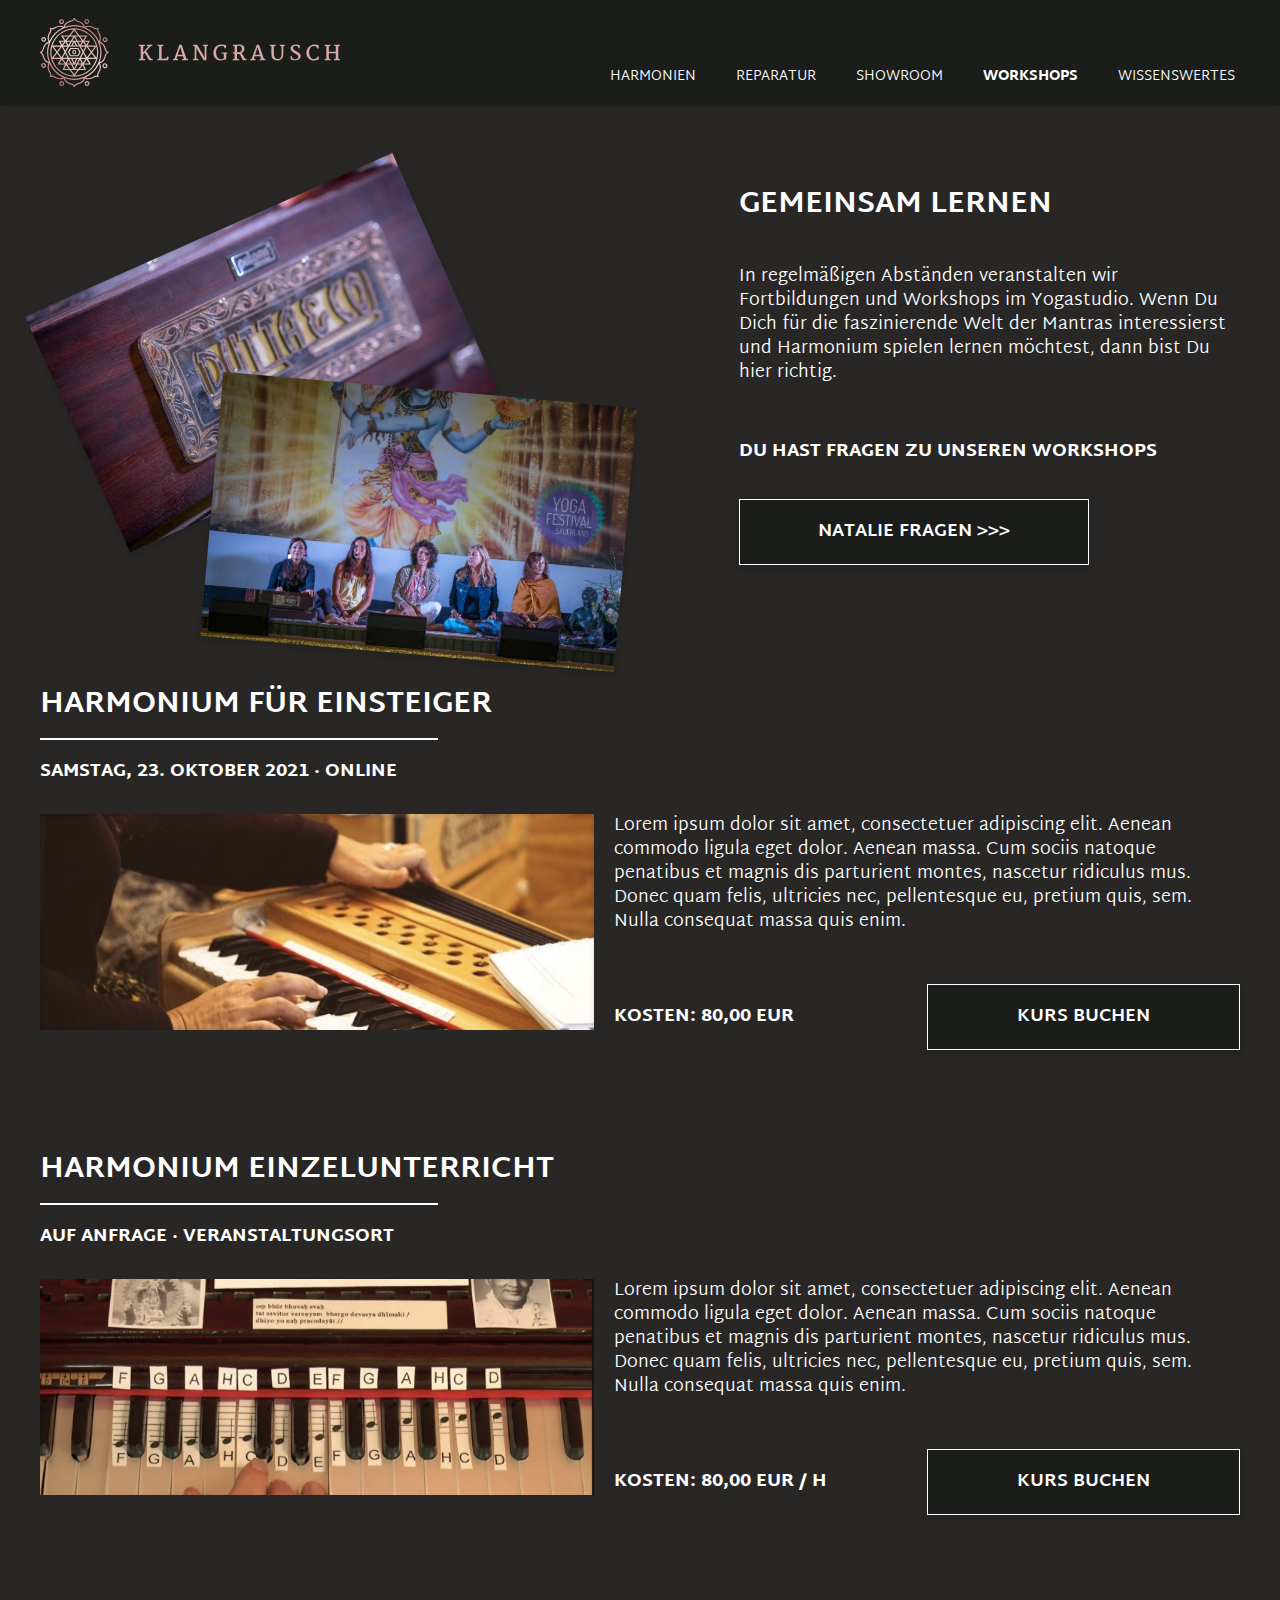
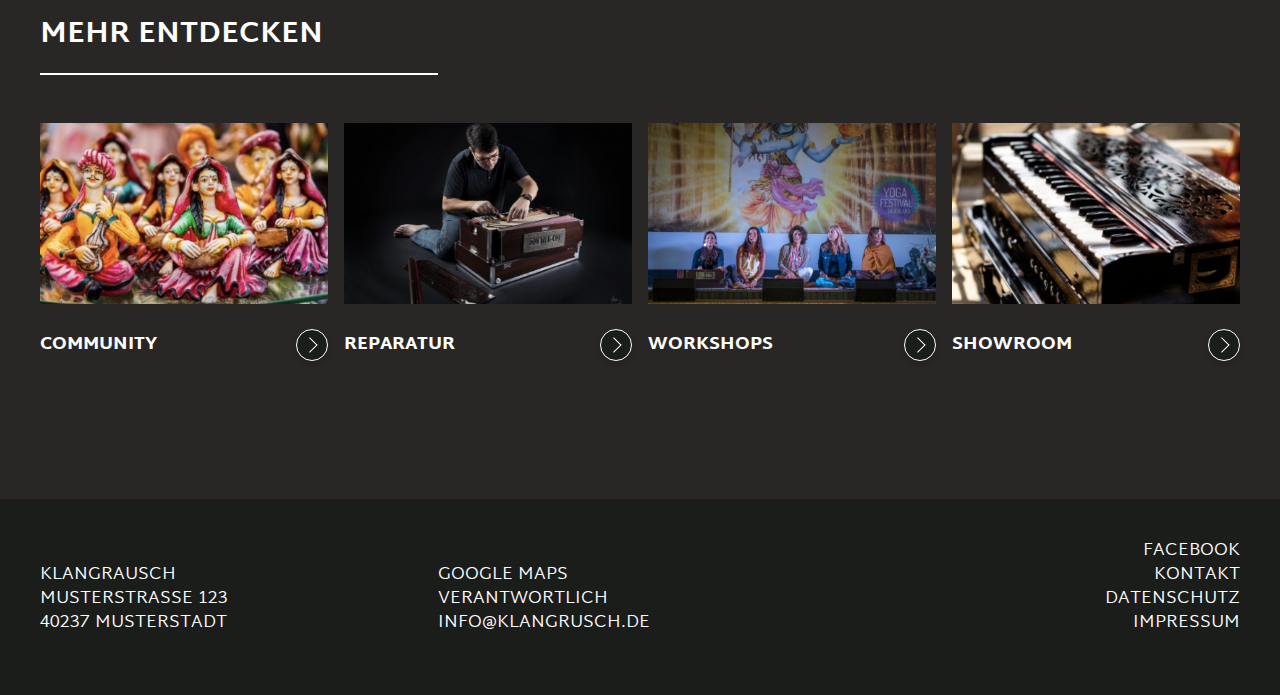
<file: workshops.html>
<!DOCTYPE html>
<html lang="en">

<head>
    <meta charset="UTF-8" />
    <meta http-equiv="X-UA-Compatible" content="IE=edge" />
    <meta name="viewport" content="width=device-width, initial-scale=1.0" />
    <link rel="preconnect" href="https://fonts.googleapis.com">
    <link rel="preconnect" href="https://fonts.gstatic.com" crossorigin>
    <link href="https://fonts.googleapis.com/css2?family=Martel+Sans:wght@200;300;400;600;700;800;900&display=swap"
        rel="stylesheet">
    <link rel="stylesheet" href="css/main.css" />
    <title>Workshops</title>
</head>

<body>
    <!-- header start
    =========================================== -->
    <header class="header" id="header">
        <div class="auto__container">
            <div class="header__inner">
                <a href="index.html" class="header__inner-logo">
                    <img src="./images/logo.svg" alt="" />
                </a>
                <nav class="nav" id="menu">
                    <ul class="nav__inner">
                        <li>
                            <a href="harmony.html">
                                Harmonien
                            </a>
                        </li>
                        <li>
                            <a href="repair.html">
                                Reparatur
                            </a>
                        </li>
                        <li>
                            <a href="showroom.html">
                                Showroom
                            </a>
                        </li>
                        <li>
                            <a href="workshops.html" class="active">
                                Workshops
                            </a>
                        </li>
                        <li>
                            <a href="#">
                                Wissenswertes
                            </a>
                        </li>
                    </ul>
                </nav>
                <div class="burger" id="menuBtn">
                    <span></span>
                </div>
            </div>
        </div>
    </header>
    <!-- header end
    =========================================== -->
    <main class="main">
        <!-- intro start
    =========================================== -->
        <section class="intro">
            <div class="auto__container">
                <div class="intro__inner">
                    <div class="intro__inner-col big">
                        <div class="intro__inner-image-wrapper work">
                            <div class="intro__inner-image shadow">
                                <img src="./images/intro/workshop/1.jpg" alt="">
                            </div>
                        </div>
                        <div class="intro__inner-image-wrapper last work">
                            <div class="intro__inner-image shadow">
                                <img src="./images/intro/workshop/2.jpg" alt="">
                            </div>
                        </div>
                    </div>
                    <div class="intro__inner-content">
                        <h1>
                            Gemeinsam lernen
                        </h1>
                        <p>
                            In regelmäßigen Abständen veranstalten wir Fortbildungen und Workshops im Yogastudio. Wenn
                            Du Dich für die faszinierende Welt der Mantras interessierst und Harmonium spielen lernen
                            möchtest, dann bist Du hier richtig.
                        </p>
                        <h6>
                            DU hast Fragen zu unseren Workshops
                        </h6>
                        <a href="#" class="button">
                            Natalie Fragen >>>
                        </a>
                    </div>
                </div>
            </div>
        </section>
        <!-- intro end
    =========================================== -->
        <!-- about start
    =========================================== -->
        <section class="about">
            <div class="auto__container">
                <div class="about__inner">
                    <h2 class="title sm">
                        Harmonium für Einsteiger
                    </h2>
                    <h6>
                        Samstag, 23. Oktober 2021 · ONLINE
                    </h6>
                    <div class="about__inner-row">
                        <div class="about__inner-image">
                            <div class="about__inner-image-inner">
                                <img src="./images/about/1.jpg" alt="">
                            </div>
                        </div>
                        <div class="about__inner-content">
                            <p>
                                Lorem ipsum dolor sit amet, consectetuer adipiscing elit. Aenean commodo ligula eget dolor. Aenean massa. Cum sociis natoque penatibus et magnis dis parturient montes, nascetur ridiculus mus. Donec quam felis, ultricies nec, pellentesque eu, pretium quis, sem. Nulla consequat massa quis enim.
                            </p>
                            <div class="about__inner-content-row">
                                <h6>
                                    Kosten: 80,00 EUR
                                </h6>
                                <a href="#" class="button">
                                    KURS BUCHEN
                                </a>
                            </div>
                        </div>
                    </div>

                </div>
            </div>
        </section>
        <!-- about end
  =========================================== -->
      <!-- about start
    =========================================== -->
    <section class="about big">
        <div class="auto__container">
            <div class="about__inner">
                <h2 class="title sm">
                    Harmonium EINZELUNTERRICHT
                </h2>
                <h6>
                    Auf Anfrage · Veranstaltungsort
                </h6>
                <div class="about__inner-row">
                    <div class="about__inner-image">
                        <div class="about__inner-image-inner">
                            <img src="./images/about/2.jpg" alt="">
                        </div>
                    </div>
                    <div class="about__inner-content">
                        <p>
                            Lorem ipsum dolor sit amet, consectetuer adipiscing elit. Aenean commodo ligula eget dolor. Aenean massa. Cum sociis natoque penatibus et magnis dis parturient montes, nascetur ridiculus mus. Donec quam felis, ultricies nec, pellentesque eu, pretium quis, sem. Nulla consequat massa quis enim.
                        </p>
                        <div class="about__inner-content-row">
                            <h6>
                                Kosten: 80,00 EUR / h
                            </h6>
                            <a href="#" class="button">
                                KURS BUCHEN
                            </a>
                        </div>
                    </div>
                </div>

            </div>
        </div>
    </section>
    <!-- about end
=========================================== -->
        <!-- discover start
    =========================================== -->
        <section class="discover">
            <div class="auto__container">
                <div class="discover__inner">
                   <h2 class="title big">
                        MEHR ENTDECKEN
                    </h2>
                    <div class="discover__inner-row">
                        <a href="#" class="discoverItem">
                            <div class="discoverItem__image">
                                <img src="./images/discover/1.jpg" alt="">
                            </div>
                            <div class="discoverItem__bottom">
                                <h6>
                                    COMMUNITY
                                </h6>
                                <span>
                                </span>
                            </div>
                        </a>
                        <a href="#" class="discoverItem">
                            <div class="discoverItem__image">
                                <img src="./images/discover/2.jpg" alt="">
                            </div>
                            <div class="discoverItem__bottom">
                                <h6>
                                    Reparatur
                                </h6>
                                <span>
                                </span>
                            </div>
                        </a>
                        <a href="#" class="discoverItem">
                            <div class="discoverItem__image">
                                <img src="./images/discover/3.jpg" alt="">
                            </div>
                            <div class="discoverItem__bottom">
                                <h6>
                                    Workshops
                                </h6>
                                <span>
                                </span>
                            </div>
                        </a>
                        <a href="#" class="discoverItem">
                            <div class="discoverItem__image">
                                <img src="./images/discover/4.jpg" alt="">
                            </div>
                            <div class="discoverItem__bottom">
                                <h6>
                                    Showroom
                                </h6>
                                <span>
                                </span>
                            </div>
                        </a>
                    </div>
                </div>
            </div>
        </section>
        <!-- discover end
      =========================================== -->
        <!-- footer start
    =========================================== -->
        <footer class="footer">
            <div class="auto__container">
                <div class="footer__inner">
                    <div class="footer__inner-row">
                        <p class="sm">
                            Klangrausch <br>
                            Musterstraße 123 <br>
                            40237 Musterstadt
                        </p>
                        <div class="footer__inner-col">
                            <a href="#">
                                Google maps
                            </a>
                            <a href="#">
                                Verantwortlich
                            </a>
                            <a href="mailto:info@klangrusch.de">
                                info@klangrusch.de
                            </a>
                        </div>
                    </div>
                    <div class="footer__inner-links">
                        <a href="#">
                            Facebook
                        </a>
                        <a href="#">
                            Kontakt
                        </a>
                        <a href="#">
                            Datenschutz
                        </a>
                        <a href="#">
                            Impressum
                        </a>
                    </div>
                </div>
            </div>
        </footer>
        <!-- footer end
    =========================================== -->
    </main>
    <!-- js
    =========================================== -->
    <script src="./js/main.js"></script>

</body>

</html>
</file>
<file: css/main.css>
@import "./fonts/stylesheet.css";
html, body {
  scroll-behavior: smooth;
}

*,
*::before,
*::after {
  margin: 0;
  padding: 0;
  border: none;
  outline: none;
  -webkit-box-sizing: border-box;
          box-sizing: border-box;
}

button {
  outline: none;
}

button:focus {
  outline: none;
}

input::-webkit-outer-spin-button,
input::-webkit-inner-spin-button {
  -webkit-appearance: none;
  margin: 0;
}

/* width */
::-webkit-scrollbar {
  width: 8px;
}

/* Track */
::-webkit-scrollbar-track {
  background: #fff;
}

/* Handle */
::-webkit-scrollbar-thumb {
  background: rgba(0, 0, 0, 0.2);
  border-radius: 10px;
}

/* Handle on hover */
::-webkit-scrollbar-thumb:hover {
  background: rgba(0, 0, 0, 0.3);
}

/*** 
====================================================================
Global Settings
====================================================================
   ***/
body {
  font-family: "Martel Sans", sans-serif;
  font-size: 21px;
  color: #fff;
  line-height: 28px;
  font-weight: 300;
  background: #292726;
}

a {
  text-decoration: none;
  opacity: 1;
  color: #fff;
  -webkit-transition: 0.3s ease;
  transition: 0.3s ease;
  cursor: pointer;
}
a:hover {
  opacity: 0.88;
}

ul li {
  list-style: none;
}

.auto__container {
  position: relative;
  max-width: 1720px;
  margin: 0 auto;
  padding: 0 40px;
}

h1 {
  font-weight: 700;
  font-size: 34px;
  line-height: 46px;
  text-transform: uppercase;
}

h2 {
  font-weight: 700;
  font-size: 34px;
  line-height: 46px;
  text-transform: uppercase;
}

h3 {
  font-weight: 700;
  font-size: 30px;
  line-height: 34px;
}

h6 {
  font-weight: 800;
  font-size: 21px;
  line-height: 28px;
  text-transform: uppercase;
}

p.sm {
  font-size: 18px;
  line-height: 24px;
}

.title {
  padding-bottom: 35px;
  position: relative;
  margin-bottom: 50px;
}
.title.sm {
  margin-bottom: 30px;
  padding-bottom: 30px;
}
.title.big {
  padding-bottom: 50px;
  margin-bottom: 90px;
}
.title::before {
  content: "";
  position: absolute;
  bottom: 0;
  left: 0;
  width: 100%;
  max-width: 398px;
  height: 3px;
  background-color: #fff;
}

.main {
  overflow: hidden;
  padding-top: 139.05px;
}

.button {
  display: -webkit-inline-box;
  display: -ms-inline-flexbox;
  display: inline-flex;
  -webkit-box-pack: center;
      -ms-flex-pack: center;
          justify-content: center;
  -webkit-box-align: center;
      -ms-flex-align: center;
          align-items: center;
  font-size: 21px;
  line-height: 28px;
  padding: 22px 20px;
  font-weight: 700;
  background-color: #1B1D1B;
  cursor: pointer;
  -webkit-transition: 0.3s ease;
  transition: 0.3s ease;
  color: #fff;
  border: 1px solid #fff;
  -webkit-box-shadow: 0px 3px 6px 0px rgba(0, 0, 0, 0.16);
          box-shadow: 0px 3px 6px 0px rgba(0, 0, 0, 0.16);
  text-transform: uppercase;
}
.button:hover {
  opacity: 1;
  background-color: #292726;
}

.circle {
  position: absolute;
  top: 50%;
  left: 50%;
  width: 460px;
  height: 460px;
  border-radius: 50%;
  background-color: #EB25EB;
  display: -webkit-box;
  display: -ms-flexbox;
  display: flex;
  -webkit-box-pack: center;
      -ms-flex-pack: center;
          justify-content: center;
  -webkit-box-align: center;
      -ms-flex-align: center;
          align-items: center;
  -webkit-transform: translate(-50%, -50%);
          transform: translate(-50%, -50%);
}
.circle h3 {
  font-family: "Helvetica";
  font-weight: 700;
}

.header {
  position: absolute;
  top: 0;
  left: 0;
  width: 100%;
  z-index: 10;
  -webkit-box-shadow: 0px 3px 6px 0px rgba(0, 0, 0, 0.16);
          box-shadow: 0px 3px 6px 0px rgba(0, 0, 0, 0.16);
  background-color: #1B1D1B;
}
.header.sticky {
  position: fixed;
  top: 0;
  left: 0;
  width: 100%;
  -webkit-animation-name: sticky;
          animation-name: sticky;
  -webkit-animation-duration: 0.4s;
          animation-duration: 0.4s;
}
.header__inner {
  padding: 21px 0;
  display: -webkit-box;
  display: -ms-flexbox;
  display: flex;
  -webkit-box-pack: justify;
      -ms-flex-pack: justify;
          justify-content: space-between;
  -webkit-box-align: end;
      -ms-flex-align: end;
          align-items: flex-end;
}
.header__inner-logo {
  display: -webkit-box;
  display: -ms-flexbox;
  display: flex;
  -webkit-box-pack: center;
      -ms-flex-pack: center;
          justify-content: center;
  -webkit-box-align: center;
      -ms-flex-align: center;
          align-items: center;
  width: 425px;
}
.header__inner-logo img {
  width: 100%;
}

@-webkit-keyframes sticky {
  0% {
    top: -60px;
    opacity: 0;
  }
  100% {
    top: 0;
    opacity: 1;
  }
}

@keyframes sticky {
  0% {
    top: -60px;
    opacity: 0;
  }
  100% {
    top: 0;
    opacity: 1;
  }
}
.nav__inner {
  display: -webkit-box;
  display: -ms-flexbox;
  display: flex;
  -webkit-box-align: center;
      -ms-flex-align: center;
          align-items: center;
}
.nav__inner li {
  display: -webkit-box;
  display: -ms-flexbox;
  display: flex;
  -webkit-box-pack: center;
      -ms-flex-pack: center;
          justify-content: center;
  -webkit-box-align: center;
      -ms-flex-align: center;
          align-items: center;
  margin-right: 70px;
}
.nav__inner li:last-child {
  margin: 0;
}
.nav__inner li a {
  font-size: 18px;
  line-height: 24px;
  font-weight: 300;
  color: #fff;
  padding: 5px;
  text-transform: uppercase;
}
.nav__inner li a:hover {
  opacity: 1;
  color: #EB25EB;
}
.nav__inner li a.active {
  font-weight: 800;
}

.burger {
  display: none;
}

.footer {
  background-color: #1B1D1B;
  padding: 40px 0 60px;
}
.footer__inner {
  display: -webkit-box;
  display: -ms-flexbox;
  display: flex;
  -webkit-box-align: end;
      -ms-flex-align: end;
          align-items: flex-end;
  -webkit-box-pack: justify;
      -ms-flex-pack: justify;
          justify-content: space-between;
}
.footer__inner-row {
  width: calc(60% - 10px);
  max-width: 610px;
  display: -webkit-box;
  display: -ms-flexbox;
  display: flex;
  -webkit-box-align: center;
      -ms-flex-align: center;
          align-items: center;
  -webkit-box-pack: justify;
      -ms-flex-pack: justify;
          justify-content: space-between;
}
.footer__inner-col {
  display: -webkit-box;
  display: -ms-flexbox;
  display: flex;
  -webkit-box-orient: vertical;
  -webkit-box-direction: normal;
      -ms-flex-direction: column;
          flex-direction: column;
}
.footer__inner-links {
  width: calc(40% - 10px);
  max-width: 200px;
  display: -webkit-box;
  display: -ms-flexbox;
  display: flex;
  -webkit-box-orient: vertical;
  -webkit-box-direction: normal;
      -ms-flex-direction: column;
          flex-direction: column;
}
.footer__inner-links a {
  text-align: end;
}
.footer__inner p {
  text-transform: uppercase;
}
.footer__inner a {
  text-transform: uppercase;
  font-weight: 300;
  display: inline-block;
  font-size: 18px;
  line-height: 24px;
}
.footer__inner a:hover {
  opacity: 1;
  color: #EB25EB;
}

.discover {
  padding-bottom: 130px;
}
.discover__inner-row {
  display: -webkit-box;
  display: -ms-flexbox;
  display: flex;
  -ms-flex-wrap: wrap;
      flex-wrap: wrap;
  -webkit-box-pack: justify;
      -ms-flex-pack: justify;
          justify-content: space-between;
  margin: 0 -8px;
}
.discoverItem {
  width: calc(25% - 16px);
  margin: 8px;
  display: -webkit-box;
  display: -ms-flexbox;
  display: flex;
  -webkit-box-orient: vertical;
  -webkit-box-direction: normal;
      -ms-flex-direction: column;
          flex-direction: column;
}
.discoverItem:hover {
  opacity: 1;
}
.discoverItem:hover img {
  -webkit-transform: scale(1.06);
          transform: scale(1.06);
}
.discoverItem__image {
  display: -webkit-box;
  display: -ms-flexbox;
  display: flex;
  -webkit-box-pack: center;
      -ms-flex-pack: center;
          justify-content: center;
  -webkit-box-align: center;
      -ms-flex-align: center;
          align-items: center;
  margin-bottom: 25px;
  padding-bottom: 63%;
  position: relative;
  overflow: hidden;
}
.discoverItem__image img {
  position: absolute;
  top: 0;
  left: 0;
  width: 100%;
  height: 100%;
  object-fit: cover;
  -o-object-fit: cover;
  -webkit-transition: 0.3s ease;
  transition: 0.3s ease;
}
.discoverItem__bottom {
  display: -webkit-box;
  display: -ms-flexbox;
  display: flex;
  -webkit-box-align: center;
      -ms-flex-align: center;
          align-items: center;
  -webkit-box-pack: justify;
      -ms-flex-pack: justify;
          justify-content: space-between;
}
.discoverItem h6 {
  text-transform: uppercase;
}
.discoverItem span {
  width: 32px;
  height: 32px;
  position: relative;
  -webkit-box-shadow: 0px 3px 6px 0px rgba(0, 0, 0, 0.16);
          box-shadow: 0px 3px 6px 0px rgba(0, 0, 0, 0.16);
  border: 1px solid #fff;
  background-color: #1B1D1B;
  border-radius: 50%;
}
.discoverItem span::before {
  position: absolute;
  top: 50%;
  left: 50%;
  width: 11px;
  height: 11px;
  border-top: 1px solid #fff;
  border-right: 1px solid #fff;
  content: "";
  -webkit-transform: translate(-70%, -50%) rotate(45deg);
          transform: translate(-70%, -50%) rotate(45deg);
}

.intro {
  padding: 100px 0 120px;
}
.intro__inner {
  display: -webkit-box;
  display: -ms-flexbox;
  display: flex;
  -webkit-box-pack: justify;
      -ms-flex-pack: justify;
          justify-content: space-between;
  -webkit-box-align: start;
      -ms-flex-align: start;
          align-items: flex-start;
}
.intro__inner-col {
  width: calc(57% - 15px);
  max-width: 890px;
  display: -webkit-box;
  display: -ms-flexbox;
  display: flex;
  -webkit-box-align: end;
      -ms-flex-align: end;
          align-items: flex-end;
  position: relative;
  padding-left: 30px;
}
.intro__inner-col.sm {
  max-width: 840px;
}
.intro__inner-col.big {
  padding-left: 20px;
}
.intro__inner-image {
  width: 100%;
  padding-bottom: 64%;
  position: relative;
}
.intro__inner-image-wrapper {
  max-width: 516px;
  width: 62%;
  -webkit-transform: rotate(-11deg);
          transform: rotate(-11deg);
}
.intro__inner-image-wrapper.last {
  position: absolute;
  width: 62%;
  right: 0;
}
.intro__inner-image-wrapper.last.big {
  top: 50%;
  -webkit-transform: translate(0, -50%) rotate(0);
          transform: translate(0, -50%) rotate(0);
}
.intro__inner-image-wrapper.last.work {
  -webkit-transform: translate(-20%, 80%) rotate(5deg);
          transform: translate(-20%, 80%) rotate(5deg);
}
.intro__inner-image-wrapper.sm {
  max-width: 462px;
  -webkit-transform: translate(0, 40%) rotate(4deg);
          transform: translate(0, 40%) rotate(4deg);
}
.intro__inner-image-wrapper.hor {
  width: 44%;
  max-width: 349px;
  -webkit-transform: translate(0) rotate(-10deg);
          transform: translate(0) rotate(-10deg);
}
.intro__inner-image-wrapper.work {
  -webkit-transform: translate(0, 15%) rotate(-24deg);
          transform: translate(0, 15%) rotate(-24deg);
}
.intro__inner-image.hor {
  padding-bottom: 155%;
}
.intro__inner-image.sm {
  padding-bottom: 66%;
}
.intro__inner-image.shadow {
  -webkit-box-shadow: 0px 3px 6px 0px rgba(0, 0, 0, 0.16);
          box-shadow: 0px 3px 6px 0px rgba(0, 0, 0, 0.16);
}
.intro__inner-image img {
  position: absolute;
  top: 0;
  left: 0;
  width: 100%;
  height: 100%;
  object-fit: cover;
  -o-object-fit: cover;
}
.intro__inner-content {
  width: calc(43% - 15px);
  max-width: 674px;
}
.intro__inner .button {
  width: 100%;
  max-width: 398px;
}
.intro__inner h1 {
  margin-bottom: 70px;
}
.intro__inner h3 a {
  color: #EB25EB;
  font-weight: 700;
  font-family: "Helvetica";
}
.intro__inner h6 {
  margin-bottom: 48px;
}
.intro__inner p {
  margin-bottom: 36px;
  min-height: 200px;
}
.intro__inner p:last-child {
  margin: 0;
}
.intro__inner p.large {
  margin-bottom: 50px;
  min-height: 470px;
}
.intro__inner p a {
  text-decoration: underline;
}

.info {
  padding-bottom: 140px;
}
.info__inner-row {
  display: -webkit-box;
  display: -ms-flexbox;
  display: flex;
  -ms-flex-wrap: wrap;
      flex-wrap: wrap;
  margin: 0 -8px 60px;
}
.info__inner-content {
  display: -webkit-box;
  display: -ms-flexbox;
  display: flex;
  -webkit-box-pack: justify;
      -ms-flex-pack: justify;
          justify-content: space-between;
  -webkit-box-align: start;
      -ms-flex-align: start;
          align-items: flex-start;
}
.info__inner-col {
  width: calc(35% - 10px);
  max-width: 536px;
}
.info__inner-col:last-child {
  width: calc(30% - 10px);
  max-width: 398px;
}
.info__inner-col .button {
  width: 100%;
}
.info__inner h6 {
  margin-bottom: 38px;
}
.infoItem {
  width: calc(25% - 16px);
  margin: 8px 8px 22px 8px;
  display: block;
  cursor: pointer;
  border: 1px solid #707070;
}
.infoItem:hover {
  opacity: 1;
}
.infoItem:hover img {
  -webkit-transform: scale(1.06);
          transform: scale(1.06);
}
.infoItem__image {
  display: -webkit-box;
  display: -ms-flexbox;
  display: flex;
  -webkit-box-pack: center;
      -ms-flex-pack: center;
          justify-content: center;
  -webkit-box-align: center;
      -ms-flex-align: center;
          align-items: center;
  padding-bottom: 63.3%;
  position: relative;
  overflow: hidden;
}
.infoItem__image img {
  position: absolute;
  top: 0;
  left: 0;
  width: 100%;
  height: 100%;
  object-fit: cover;
  -o-object-fit: cover;
  -webkit-transition: 0.3s ease;
  transition: 0.3s ease;
}

.about {
  padding: 50px 0 100px;
}
.about.big {
  padding-bottom: 140px;
}
.about__inner-row {
  display: -webkit-box;
  display: -ms-flexbox;
  display: flex;
  -webkit-box-pack: justify;
      -ms-flex-pack: justify;
          justify-content: space-between;
}
.about__inner-image {
  width: calc(47% - 15px);
  max-width: 735px;
}
.about__inner-image-inner {
  position: relative;
  padding-bottom: 39%;
}
.about__inner-image-inner img {
  position: absolute;
  top: 0;
  left: 0;
  width: 100%;
  height: 100%;
  object-fit: cover;
  -o-object-fit: cover;
}
.about__inner-content {
  width: calc(53% - 15px);
  max-width: 820px;
}
.about__inner-content-row {
  display: -webkit-box;
  display: -ms-flexbox;
  display: flex;
  -webkit-box-align: center;
      -ms-flex-align: center;
          align-items: center;
  -webkit-box-pack: justify;
      -ms-flex-pack: justify;
          justify-content: space-between;
}
.about__inner > h6 {
  margin-bottom: 50px;
}
.about__inner p {
  margin-bottom: 80px;
}
.about__inner .button {
  width: 50%;
  max-width: 396px;
}

.hero {
  position: relative;
  padding-bottom: 40%;
  min-height: 220px;
}
.hero .auto__container {
  position: static;
}
.hero__bg {
  position: absolute;
  top: 0;
  left: 0;
  width: 100%;
  height: 100%;
  display: -webkit-box;
  display: -ms-flexbox;
  display: flex;
  -webkit-box-pack: center;
      -ms-flex-pack: center;
          justify-content: center;
  -webkit-box-align: center;
      -ms-flex-align: center;
          align-items: center;
}
.hero__bg img {
  width: 100%;
  height: 100%;
  object-fit: cover;
  -o-object-fit: cover;
}

.article {
  padding: 64px 0 150px;
}
.article__inner {
  display: -webkit-box;
  display: -ms-flexbox;
  display: flex;
  -webkit-box-pack: justify;
      -ms-flex-pack: justify;
          justify-content: space-between;
  -webkit-box-align: start;
      -ms-flex-align: start;
          align-items: flex-start;
}
.article__inner-content {
  width: calc(55% - 20px);
  position: relative;
  z-index: 2;
}
.article__inner-col {
  width: calc(42% - 20px);
  display: -webkit-box;
  display: -ms-flexbox;
  display: flex;
  -webkit-box-orient: vertical;
  -webkit-box-direction: normal;
      -ms-flex-direction: column;
          flex-direction: column;
  max-width: 650px;
  padding-top: 80px;
  padding-right: 30px;
  position: relative;
  z-index: 1;
}
.article__inner-image {
  display: -webkit-box;
  display: -ms-flexbox;
  display: flex;
  -webkit-box-pack: center;
      -ms-flex-pack: center;
          justify-content: center;
  -webkit-box-align: center;
      -ms-flex-align: center;
          align-items: center;
  padding-bottom: 66%;
  position: relative;
  margin-bottom: 32px;
  -webkit-transform: rotate(15deg);
          transform: rotate(15deg);
  -webkit-box-shadow: 0px 3px 6px 0px rgba(0, 0, 0, 0.16);
          box-shadow: 0px 3px 6px 0px rgba(0, 0, 0, 0.16);
}
.article__inner-image:last-child {
  margin: 0;
  -webkit-transform: translateX(-7%) rotate(-12deg);
          transform: translateX(-7%) rotate(-12deg);
}
.article__inner-image img {
  position: absolute;
  top: 0;
  left: 0;
  width: 100%;
  height: 100%;
  object-fit: cover;
  -o-object-fit: cover;
}

@media (max-width: 1580px) {
  h1 {
    font-size: 30px;
    line-height: 40px;
  }

  h2 {
    font-size: 30px;
    line-height: 40px;
  }

  h3 {
    font-size: 26px;
    line-height: 36px;
  }

  h6 {
    font-size: 18px;
    line-height: 24px;
  }

  p {
    font-size: 18px;
    line-height: 24px;
  }

  .main {
    padding-top: 121.92px;
  }

  .title {
    padding-bottom: 20px;
    margin-bottom: 30px;
  }
  .title.sm {
    padding-bottom: 15px;
    margin-bottom: 20px;
  }
  .title.big {
    padding-bottom: 30px;
    margin-bottom: 60px;
  }

  .circle {
    width: 380px;
    height: 380px;
  }

  .header__inner-logo {
    width: 350px;
  }

  .nav__inner li {
    margin-right: 50px;
  }
  .nav__inner li a {
    font-size: 16px;
    line-height: 22px;
  }
}
@media (max-width: 1380px) {
  .main {
    padding-top: 104.5px;
  }

  .title::before {
    height: 2px;
  }
  .title.big {
    padding-bottom: 20px;
    margin-bottom: 40px;
  }

  .button {
    font-size: 18px;
    line-height: 24px;
    padding: 20px 16px;
  }

  .circle {
    width: 320px;
    height: 320px;
  }

  .header__inner {
    padding: 18px 0;
  }
  .header__inner-logo {
    width: 300px;
  }

  .nav__inner li {
    margin-right: 30px;
  }
  .nav__inner li a {
    font-size: 14px;
    line-height: 20px;
    padding: 0 5px;
  }

  .article {
    padding: 50px 0 120px;
  }
  .article__inner-col {
    padding: 50px 20px 0 0;
  }

  .about {
    padding: 30px 0 70px;
  }
  .about.big {
    padding-bottom: 100px;
  }
  .about__inner-image {
    width: calc(47% - 10px);
  }
  .about__inner-content {
    width: calc(53% - 10px);
  }
  .about__inner > h6 {
    margin-bottom: 30px;
  }
  .about__inner p {
    margin-bottom: 50px;
  }

  .intro {
    padding: 80px 0 90px;
  }
  .intro__inner h1 {
    margin-bottom: 40px;
  }
  .intro__inner h6 {
    margin-bottom: 35px;
  }
  .intro__inner p {
    margin-bottom: 25px;
    min-height: 150px;
  }
  .intro__inner p.large {
    margin-bottom: 40px;
    min-height: 400px;
  }
  .intro__inner .button {
    max-width: 350px;
  }
}
@media (max-width: 1180px) {
  .auto__container {
    padding: 0 30px;
  }

  h1 {
    font-size: 26px;
    line-height: 34px;
  }

  h2 {
    font-size: 26px;
    line-height: 34px;
  }

  h3 {
    font-size: 23px;
    line-height: 30px;
  }

  h6 {
    font-size: 16px;
    line-height: 22px;
  }

  p {
    font-size: 16px;
    line-height: 22px;
  }
  p.sm {
    font-size: 16px;
    line-height: 22px;
  }

  .title::before {
    max-width: 300px;
  }
  .title.big {
    padding-bottom: 16px;
    margin-bottom: 30px;
  }

  .main {
    padding-top: 90.8px;
  }

  .button {
    font-size: 16px;
    line-height: 22px;
    padding: 18px 14px;
  }

  .circle {
    width: 260px;
    height: 260px;
  }

  .header__inner-logo {
    width: 240px;
  }

  .nav__inner li {
    margin-right: 20px;
  }

  .discover {
    padding-bottom: 90px;
  }
  .discover__inner-row {
    margin: 0 -5px;
  }
  .discoverItem {
    margin: 5px;
    width: calc(25% - 10px);
  }
  .discoverItem__image {
    margin-bottom: 15px;
  }
  .discoverItem span {
    width: 24px;
    height: 24px;
  }
  .discoverItem span::before {
    width: 9px;
    height: 9px;
  }

  .info {
    padding-bottom: 100px;
  }
  .info__inner-row {
    margin-bottom: 40px;
  }
  .info__inner h6 {
    margin-bottom: 25px;
  }

  .about {
    padding: 0 0 60px;
  }
  .about.big {
    padding-bottom: 70px;
  }
  .about__inner-image {
    width: calc(47% - 10px);
  }
  .about__inner-content {
    width: calc(53% - 10px);
  }
  .about__inner > h6 {
    margin-bottom: 30px;
  }
  .about__inner p {
    margin-bottom: 30px;
  }
  .about__inner .button {
    padding: 15px 10px;
  }

  .intro {
    padding: 60px 0;
  }
  .intro__inner-col.big {
    margin-bottom: 180px;
  }
  .intro__inner h1 {
    margin-bottom: 30px;
  }
  .intro__inner h6 {
    margin-bottom: 24px;
  }
  .intro__inner p {
    margin-bottom: 30px;
    min-height: 120px;
  }
  .intro__inner p.large {
    margin-bottom: 30px;
    min-height: 320px;
  }

  .footer {
    padding: 30px 0 40px;
  }
  .footer__inner a {
    font-size: 16px;
    line-height: 22px;
  }
}
@media (max-width: 1024px) {
  ::-webkit-scrollbar {
    display: none;
  }

  .header__inner {
    -webkit-box-align: center;
        -ms-flex-align: center;
            align-items: center;
  }

  body.active {
    overflow: hidden;
  }

  .nav {
    position: fixed;
    top: 90.8px;
    left: 0;
    width: 100%;
    height: calc(100% - 90.8px);
    z-index: 9;
    background: rgba(0, 0, 0, 0.4);
    -webkit-transform: translateX(100%);
            transform: translateX(100%);
    -webkit-transition: all 0.2s ease-in-out 0s;
    transition: all 0.2s ease-in-out 0s;
    -moz-transition: all 0.2s ease-in-out 0s;
  }
  .nav.active {
    transform: translate(0, 0);
    -moz-ransform: translate(0, 0);
    -o-transform: translate(0, 0);
    -ms-transform: translate(0, 0);
    -webkit-transform: translate(0, 0);
  }
  .nav__inner {
    -webkit-box-orient: vertical;
    -webkit-box-direction: normal;
        -ms-flex-direction: column;
            flex-direction: column;
    position: absolute;
    -webkit-box-pack: unset;
        -ms-flex-pack: unset;
            justify-content: unset;
    -webkit-box-align: center;
        -ms-flex-align: center;
            align-items: center;
    -webkit-box-sizing: border-box;
            box-sizing: border-box;
    top: 0;
    right: 0;
    width: 100%;
    max-width: 320px;
    z-index: 1;
    padding: 50px 20px 20px 20px;
    height: 100%;
    overflow-y: auto;
    background: #1B1D1B;
  }
  .nav__inner li {
    width: 100%;
    margin: 0 0 20px 0;
  }
  .nav__inner li:last-child {
    margin: 0;
  }
  .nav__inner li a {
    width: 100%;
    text-align: center;
    padding: 10px;
    font-size: 18px;
    line-height: 24px;
  }

  .burger {
    display: block;
    cursor: pointer;
    -webkit-transition: all 0.2s ease-in-out 0s;
    transition: all 0.2s ease-in-out 0s;
    -moz-transition: all 0.2s ease-in-out 0s;
    position: relative;
    width: 30px;
    height: 30px;
  }
  .burger:hover {
    opacity: 0.8;
  }
  .burger::before {
    top: 20%;
    width: 100%;
    height: 3px;
    background-color: #fff;
    -webkit-transition: all 0.3s ease;
    transition: all 0.3s ease;
    content: "";
    position: absolute;
    left: 50%;
    transform: translateX(-50%);
    -moz-ransform: translateX(-50%);
    -o-transform: translateX(-50%);
    -ms-transform: translateX(-50%);
    -webkit-transform: translateX(-50%);
  }
  .burger span {
    top: 50%;
    width: 100%;
    height: 3px;
    background-color: #fff;
    -webkit-transition: all 0.3s ease;
    transition: all 0.3s ease;
    position: absolute;
    left: 50%;
    transform: translate(-50%, -50%);
    -moz-ransform: translate(-50%, -50%);
    -o-transform: translate(-50%, -50%);
    -ms-transform: translate(-50%, -50%);
    -webkit-transform: translate(-50%, -50%);
    -webkit-transition: all 0.2s ease-in-out 0s;
    transition: all 0.2s ease-in-out 0s;
    -moz-transition: all 0.2s ease-in-out 0s;
  }
  .burger::after {
    bottom: 20%;
    width: 100%;
    height: 3px;
    background-color: #fff;
    -webkit-transition: all 0.3s ease;
    transition: all 0.3s ease;
    content: "";
    position: absolute;
    left: 50%;
    transform: translateX(-50%);
    -moz-ransform: translateX(-50%);
    -o-transform: translateX(-50%);
    -ms-transform: translateX(-50%);
    -webkit-transform: translateX(-50%);
  }
  .burger.active::before {
    top: 50%;
    -webkit-transform: translate(-50%, -50%) rotate(45deg);
    transform: translate(-50%, -50%) rotate(45deg);
  }
  .burger.active span {
    opacity: 0;
  }
  .burger.active::after {
    bottom: 50%;
    -webkit-transform: translate(-50%, 50%) rotate(-45deg);
    transform: translate(-50%, 50%) rotate(-45deg);
  }

  .article {
    padding: 30px 0 90px;
  }
  .article__inner-col {
    width: 43%;
  }
  .article__inner-content {
    width: 50%;
  }

  .intro__inner-col {
    padding: 0;
    width: calc(50% - 10px);
  }
  .intro__inner-col.sm {
    padding-left: 20px;
    padding-top: 30px;
  }
  .intro__inner-content {
    width: calc(50% - 10px);
  }
}
@media (max-width: 930px) {
  h1 {
    font-size: 23px;
    line-height: 30px;
  }

  h2 {
    font-size: 23px;
    line-height: 30px;
  }

  h3 {
    font-size: 20px;
    line-height: 25px;
  }

  .title::before {
    max-width: 250px;
  }
  .title.big {
    padding-bottom: 12px;
    margin-bottom: 20px;
  }

  .circle {
    width: 220px;
    height: 220px;
  }

  .article__inner {
    -webkit-box-orient: vertical;
    -webkit-box-direction: normal;
        -ms-flex-direction: column;
            flex-direction: column;
    -webkit-box-align: center;
        -ms-flex-align: center;
            align-items: center;
  }
  .article__inner-col {
    width: 80%;
    padding: 20px 0 40px 20px;
    max-width: unset;
  }
  .article__inner-content {
    width: 100%;
    margin-bottom: 80px;
  }
  .article__inner-image {
    -webkit-transform: rotate(10deg);
            transform: rotate(10deg);
  }
  .article__inner-image:last-child {
    -webkit-transform: translateX(-4%) rotate(-8deg);
            transform: translateX(-4%) rotate(-8deg);
  }

  .discover {
    padding-bottom: 60px;
  }
  .discover__inner-row {
    margin: 0 -8px;
  }
  .discoverItem {
    margin: 8px 8px 20px 8px;
    width: calc(50% - 16px);
  }

  .info {
    padding-bottom: 70px;
  }
  .info__inner-row {
    margin: 0 -6px 30px;
  }
  .info__inner-content {
    -ms-flex-wrap: wrap;
        flex-wrap: wrap;
  }
  .info__inner-col {
    width: calc(50% - 10px);
  }
  .info__inner-col:last-child {
    width: 100%;
    max-width: unset;
    margin-top: 30px;
  }
  .info__inner h6 {
    margin-bottom: 18px;
  }
  .info__inner .button {
    max-width: 300px;
  }
  .infoItem {
    width: calc(33.3% - 16px);
    margin: 8px 8px 16px 8px;
  }

  .about {
    padding-bottom: 50px;
  }
  .about.big {
    padding-bottom: 50px;
  }
  .about__inner-row {
    -webkit-box-orient: vertical;
    -webkit-box-direction: normal;
        -ms-flex-direction: column;
            flex-direction: column;
  }
  .about__inner-image {
    width: 100%;
    max-width: unset;
    margin-bottom: 30px;
  }
  .about__inner-content {
    width: 100%;
    max-width: unset;
  }

  .intro {
    padding: 60px 0 40px;
  }
  .intro__inner {
    -webkit-box-orient: vertical;
    -webkit-box-direction: normal;
        -ms-flex-direction: column;
            flex-direction: column;
    -webkit-box-align: center;
        -ms-flex-align: center;
            align-items: center;
  }
  .intro__inner-col {
    width: 95%;
    max-width: unset;
    margin-bottom: 160px;
    padding-left: 15px;
  }
  .intro__inner-col.sm {
    margin-bottom: 80px;
    padding: 0 0 0 30px;
  }
  .intro__inner-col.big {
    margin-bottom: 150px;
    padding: 0;
  }
  .intro__inner-image-wrapper.last.work {
    -webkit-transform: translate(0, 30%) rotate(8deg);
            transform: translate(0, 30%) rotate(8deg);
  }
  .intro__inner-image-wrapper.work {
    -webkit-transform: translate(0, 7%) rotate(-12deg);
            transform: translate(0, 7%) rotate(-12deg);
  }
  .intro__inner-content {
    width: 100%;
    max-width: unset;
  }
  .intro__inner h1 {
    margin-bottom: 20px;
  }
  .intro__inner h1 br {
    display: none;
  }
  .intro__inner h6 {
    margin-bottom: 15px;
  }
  .intro__inner p {
    margin-bottom: 20px;
    min-height: unset;
  }
  .intro__inner p.large {
    margin-bottom: 20px;
    min-height: unset;
  }
  .intro__inner .button {
    max-width: 320px;
  }

  .footer {
    padding: 20px 0 30px;
  }
}
@media (max-width: 750px) {
  .auto__container {
    padding: 0 20px;
  }

  p.sm {
    font-size: 12px;
    line-height: 16px;
  }

  .info {
    padding-bottom: 50px;
  }
  .info__inner-col {
    width: 100%;
    max-width: unset;
    margin-bottom: 24px;
  }
  .info__inner-col:last-child {
    margin: 0;
  }
  .info__inner h6 {
    margin-bottom: 12px;
  }
  .infoItem {
    width: calc(50% - 16px);
    margin-bottom: 8px;
  }

  .footer {
    padding: 40px 0;
  }
  .footer__inner {
    -webkit-box-orient: vertical;
    -webkit-box-direction: normal;
        -ms-flex-direction: column;
            flex-direction: column;
    -webkit-box-align: start;
        -ms-flex-align: start;
            align-items: flex-start;
  }
  .footer__inner-row {
    width: 100%;
    -webkit-box-orient: vertical;
    -webkit-box-direction: normal;
        -ms-flex-direction: column;
            flex-direction: column;
    -webkit-box-align: start;
        -ms-flex-align: start;
            align-items: flex-start;
  }
  .footer__inner-col {
    margin-bottom: 30px;
  }
  .footer__inner-links {
    width: 100%;
    max-width: unset;
    -webkit-box-align: start;
        -ms-flex-align: start;
            align-items: flex-start;
  }
  .footer__inner-links a {
    text-align: start;
  }
  .footer__inner a {
    font-size: 18px;
    line-height: 26px;
  }
  .footer__inner p {
    margin-bottom: 30px;
  }
  .footer__inner p.sm {
    font-size: 18px;
    line-height: 26px;
  }
}
@media (max-width: 650px) {
  .title {
    padding-bottom: 14px;
    margin-bottom: 20px;
  }
  .title::before {
    height: 1px;
    max-width: 200px;
  }
  .title.big {
    padding-bottom: 10px;
    margin-bottom: 16px;
  }
  .title.sm {
    padding-bottom: 10px;
    margin-bottom: 18px;
  }

  .circle {
    width: 180px;
    height: 180px;
  }
  .circle h3 {
    font-size: 16px;
    line-height: 22px;
  }

  .info__inner-row {
    margin: 0 -5px 30px;
  }
  .infoItem {
    width: calc(50% - 10px);
    margin: 5px;
  }

  .intro__inner-col.sm {
    margin-bottom: 60px;
  }
  .intro__inner-col.big {
    margin-bottom: 110px;
  }
}
@media (max-width: 540px) {
  h1 {
    font-size: 20px;
    line-height: 25px;
  }

  h2 {
    font-size: 20px;
    line-height: 25px;
  }

  h3 {
    font-size: 18px;
    line-height: 24px;
  }

  h6 {
    font-size: 14px;
    line-height: 18px;
  }

  p {
    font-size: 14px;
    line-height: 18px;
  }
  p.sm {
    font-size: 11px;
    line-height: 15px;
  }

  .button {
    font-size: 15px;
    line-height: 20px;
    padding: 18px 10px;
  }

  .main {
    padding-top: 71.09px;
  }

  .circle {
    width: 150px;
    height: 150px;
  }
  .circle h3 {
    font-size: 15px;
    line-height: 19px;
  }

  .header__inner {
    padding: 15px 0;
  }
  .header__inner-logo {
    width: 180px;
  }

  .nav {
    top: 71.09px;
    height: calc(100% - 71.09px);
  }

  .burger::before {
    height: 2px;
  }
  .burger::after {
    height: 2px;
  }
  .burger span {
    height: 2px;
  }

  .article__inner-col {
    width: 90%;
    padding: 20px 0 20px 10px;
  }
  .article__inner-content {
    margin-bottom: 40px;
  }
  .article__inner-image {
    margin-bottom: 20px;
  }

  .discover {
    padding-bottom: 40px;
  }
  .discover__inner-row {
    margin: 0 -4px;
  }
  .discoverItem {
    margin: 4px 4px 10px 4px;
    width: calc(50% - 8px);
  }
  .discoverItem span {
    width: 20px;
    height: 20px;
  }
  .discoverItem span::before {
    width: 8px;
    height: 8px;
  }

  .info {
    padding-bottom: 40px;
  }
  .info__inner-row {
    margin: 0 0 24px 0;
  }
  .infoItem {
    width: 100%;
    margin: 0 0 15px 0;
  }
  .infoItem:last-child {
    margin: 0;
  }

  .intro {
    padding: 40px 0 30px;
  }
  .intro__inner-col {
    margin-bottom: 100px;
    padding: 0;
    width: 97%;
  }
  .intro__inner-col.sm {
    margin-bottom: 40px;
    padding: 0 0 0 20px;
    width: 100%;
  }
  .intro__inner-col.big {
    margin-bottom: 80px;
  }
  .intro__inner h1 {
    margin-bottom: 15px;
  }
}
@media (max-width: 440px) {
  .title.big {
    padding-bottom: 10px;
    margin-bottom: 24px;
  }

  p.sm {
    font-size: 14px;
    line-height: 18px;
  }

  .discover {
    padding-bottom: 30px;
  }
  .discover__inner-row {
    margin: 0;
  }
  .discoverItem {
    margin: 0 0 20px 0;
    width: 100%;
  }
  .discoverItem:last-child {
    margin: 0;
  }
  .discoverItem span {
    width: 20px;
    height: 20px;
  }
  .discoverItem span::before {
    width: 8px;
    height: 8px;
  }

  .info__inner .button {
    width: 100%;
    max-width: unset;
  }

  .about {
    padding-bottom: 35px;
  }
  .about.big {
    padding-bottom: 35px;
  }
  .about__inner-image {
    margin-bottom: 20px;
  }
  .about__inner-content-row {
    -webkit-box-orient: vertical;
    -webkit-box-direction: normal;
        -ms-flex-direction: column;
            flex-direction: column;
    -webkit-box-align: start;
        -ms-flex-align: start;
            align-items: flex-start;
  }
  .about__inner-content h6 {
    margin-bottom: 15px;
  }
  .about__inner .button {
    width: 100%;
    max-width: unset;
  }
  .about__inner > h6 {
    margin-bottom: 20px;
  }
  .about__inner p {
    margin-bottom: 20px;
  }

  .intro {
    padding: 30px 0;
  }
  .intro__inner-col {
    margin-bottom: 85px;
  }
  .intro__inner-col.big {
    margin-bottom: 70px;
  }
  .intro__inner .button {
    width: 100%;
    max-width: unset;
  }

  .footer {
    padding: 30px 0;
  }
  .footer__inner-col {
    margin-bottom: 20px;
  }
  .footer__inner a {
    font-size: 16px;
    line-height: 22px;
  }
  .footer__inner p {
    margin-bottom: 20px;
  }
  .footer__inner p.sm {
    font-size: 16px;
    line-height: 22px;
  }
}
@media (max-width: 390px) {
  .auto__container {
    padding: 0 16px;
  }

  .button {
    font-size: 14px;
    line-height: 18px;
  }

  .article {
    padding: 30px 0 70px;
  }
  .article__inner-col {
    width: 92%;
    padding: 0 0 0 10px;
  }
  .article__inner-content {
    margin-bottom: 50px;
  }
}
</file>
